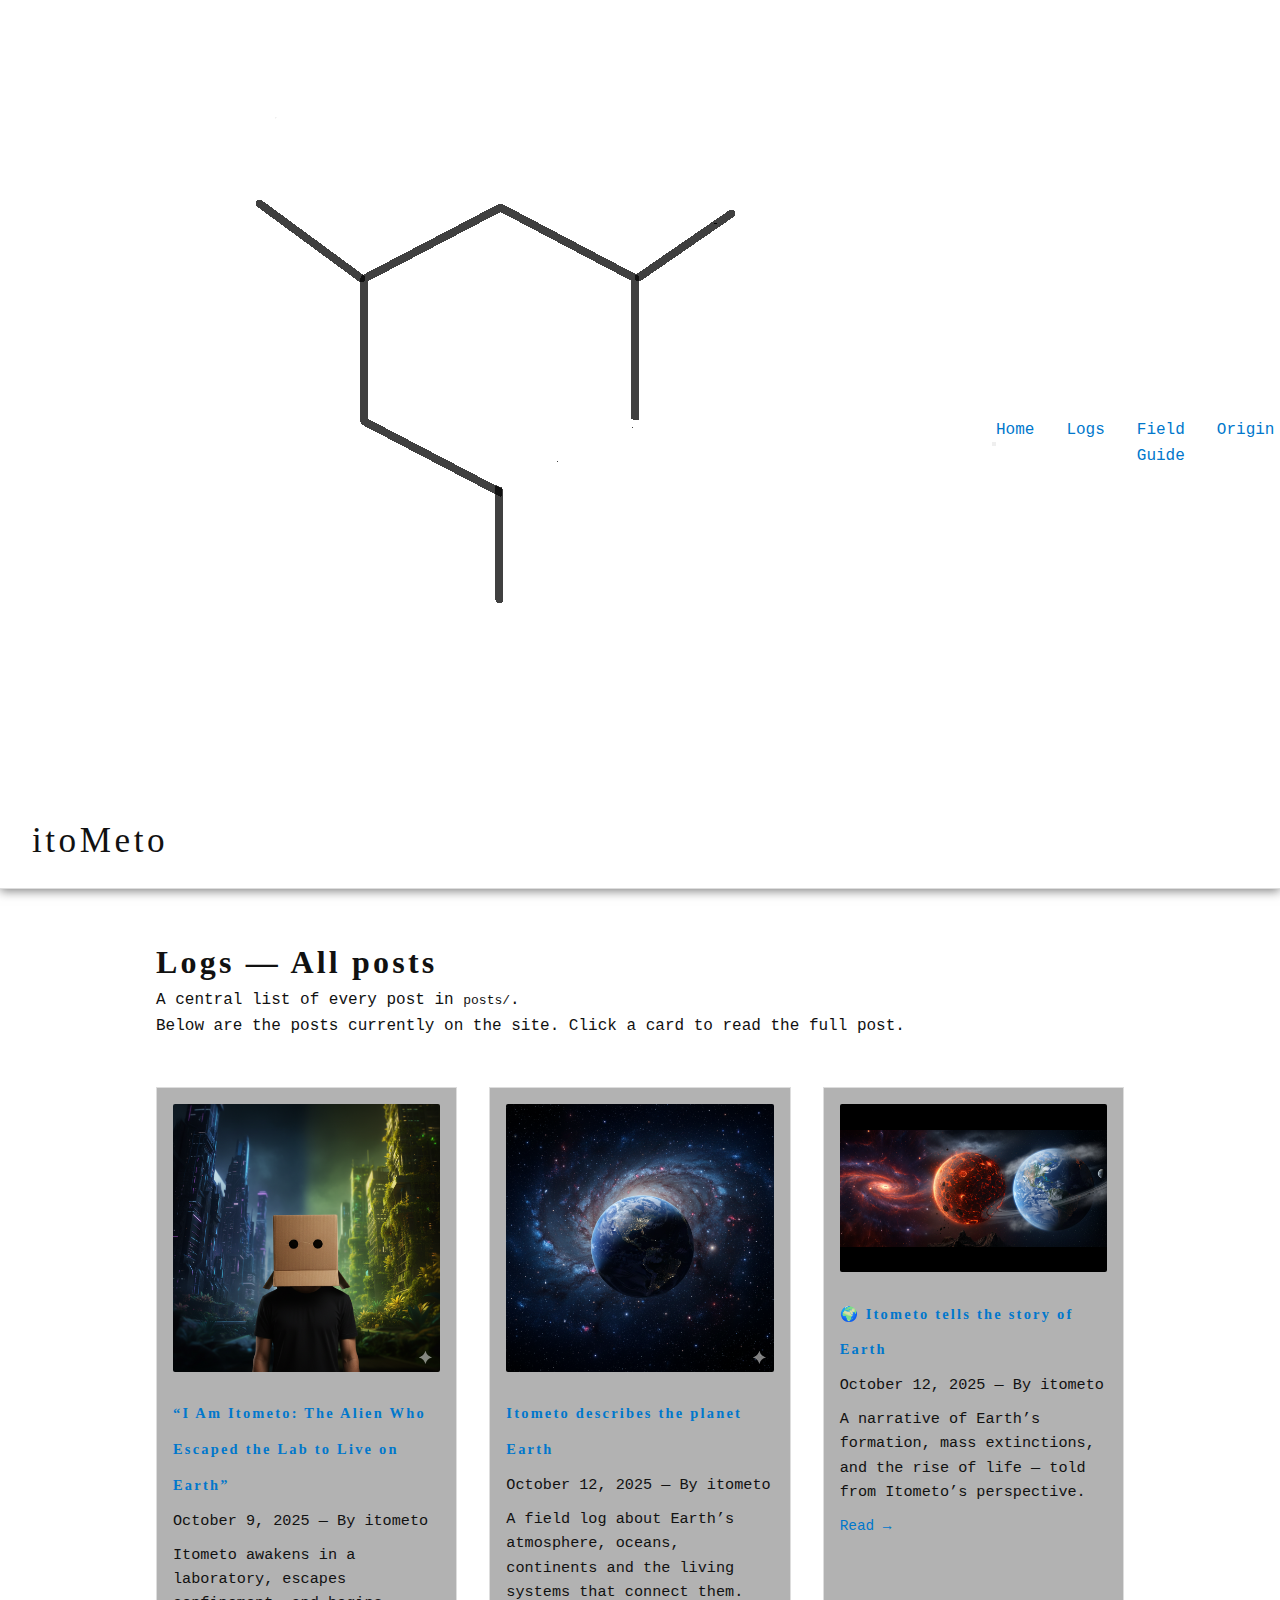
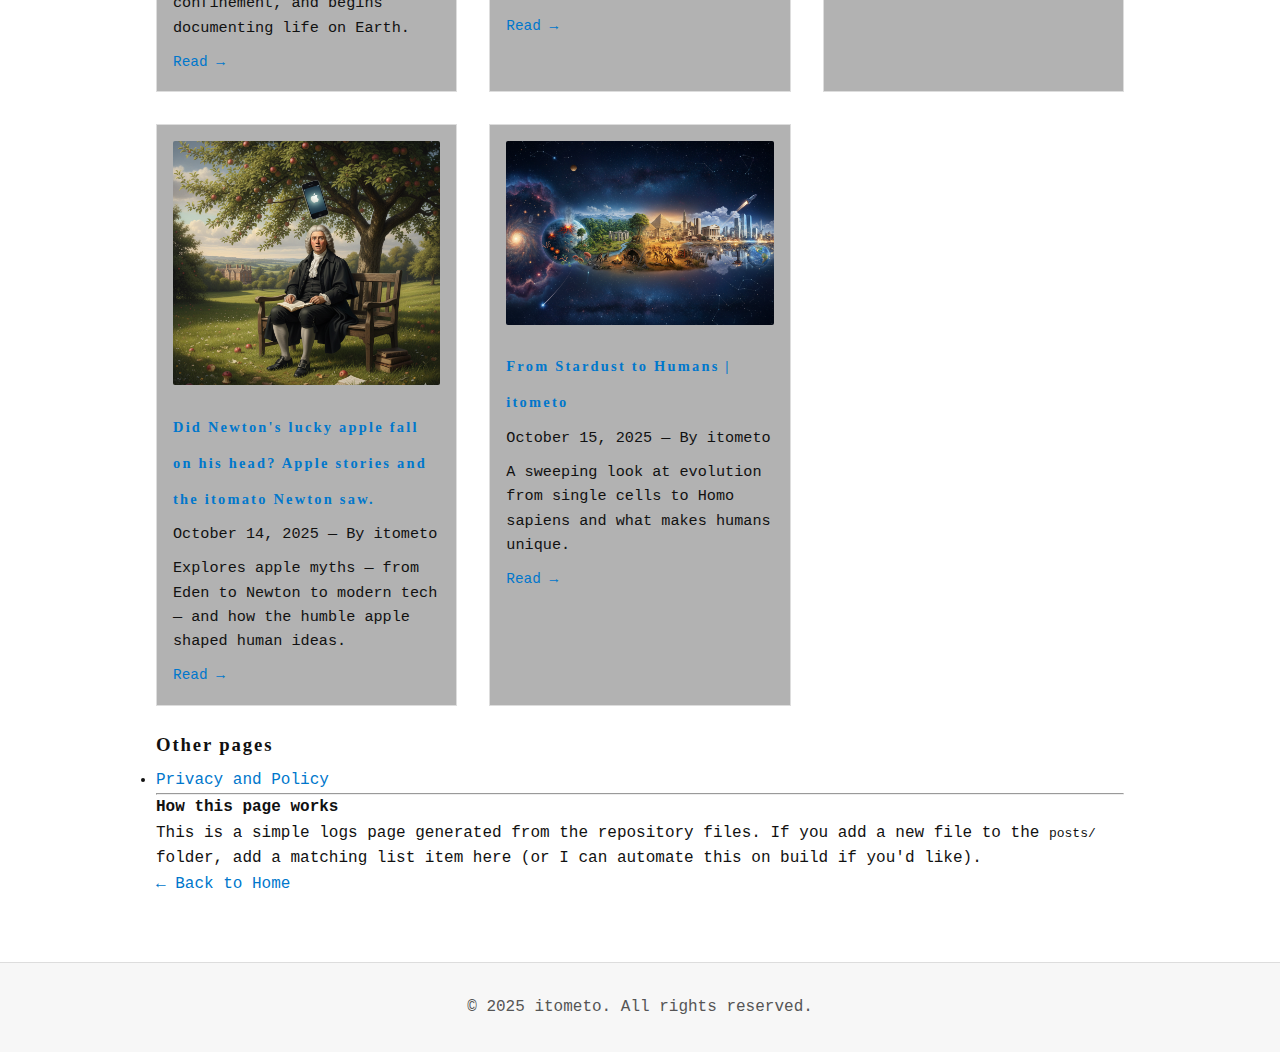
<file: logs.html>
<!DOCTYPE html>
<html lang="en">
<head>
	<meta charset="utf-8">
	<meta name="viewport" content="width=device-width,initial-scale=1">
	<title>Logs — itometo</title>
	<script>/* early class set */(function(){try{var s=localStorage.getItem('theme');var d=window.matchMedia&&window.matchMedia('(prefers-color-scheme: dark)').matches;document.addEventListener('DOMContentLoaded',function(){document.body.classList.remove('dark','light');document.body.classList.add(s||(d?'dark':'light'));});}catch(e){}})();</script>
		<script data-include="partials/head.html" data-base="./"></script>
	<script src="partials/include.js"></script>
	<link rel="stylesheet" href="style.css">
</head>
<body class="dark">
		<script data-include="partials/nav.html" data-base="./"></script>
	<main class="container">
		<article class="post">
			<h1>Logs — All posts</h1>
			<p class="post-meta">A central list of every post in <code>posts/</code>.</p>

					<section id="posts-list">
						<p>Below are the posts currently on the site. Click a card to read the full post.</p>

						<div class="articles" aria-live="polite">
							<article class="article-card">
								<img src="images/first-post-image-3.png" alt="Itometo in a lab">
								<h3><a href="posts/first-post.html">“I Am Itometo: The Alien Who Escaped the Lab to Live on Earth”</a></h3>
								<p class="post-meta">October 9, 2025 — By itometo</p>
								<p class="excerpt">Itometo awakens in a laboratory, escapes confinement, and begins documenting life on Earth.</p>
								<a href="posts/first-post.html" class="read-link">Read →</a>
							</article>

							<article class="article-card">
								<img src="images/earth.png" alt="Earth from space">
								<h3><a href="posts/Itometa-describes-the-planet-Earth.html">Itometo describes the planet Earth</a></h3>
								<p class="post-meta">October 12, 2025 — By itometo</p>
								<p class="excerpt">A field log about Earth’s atmosphere, oceans, continents and the living systems that connect them.</p>
								<a href="posts/Itometa-describes-the-planet-Earth.html" class="read-link">Read →</a>
							</article>

							<article class="article-card">
								<img src="images/wprld formation head-post 3.png" alt="Planet formation illustration">
								<h3><a href="posts/Itometo-tells-the-story-of-Earth.html">🌍 Itometo tells the story of Earth</a></h3>
								<p class="post-meta">October 12, 2025 — By itometo</p>
								<p class="excerpt">A narrative of Earth’s formation, mass extinctions, and the rise of life — told from Itometo’s perspective.</p>
								<a href="posts/Itometo-tells-the-story-of-Earth.html" class="read-link">Read →</a>
							</article>

							<article class="article-card">
								<img src="images/newtons apple.png" alt="Newton's apple illustration">
								<h3><a href="posts/newtons-apple.html">Did Newton's lucky apple fall on his head? Apple stories and the itomato Newton saw.</a></h3>
								<p class="post-meta">October 14, 2025 — By itometo</p>
								<p class="excerpt">Explores apple myths — from Eden to Newton to modern tech — and how the humble apple shaped human ideas.</p>
								<a href="posts/newtons-apple.html" class="read-link">Read →</a>
							</article>

							<article class="article-card">
								<img src="images/human evolution.png" alt="Human evolution illustration">
								<h3><a href="posts/Human-evolution.html">From Stardust to Humans | itometo</a></h3>
								<p class="post-meta">October 15, 2025 — By itometo</p>
								<p class="excerpt">A sweeping look at evolution from single cells to Homo sapiens and what makes humans unique.</p>
								<a href="posts/Human-evolution.html" class="read-link">Read →</a>
							</article>
						</div>

						<h3 style="margin-top:1.5rem">Other pages</h3>
						<ul style="margin-top:0.5rem">
							<li><a href="posts/privacy_and_policy.html">Privacy and Policy</a></li>
						</ul>
					</section>

			<hr>

			<section id="notes">
				<h4>How this page works</h4>
				<p>This is a simple logs page generated from the repository files. If you add a new file to the <code>posts/</code> folder, add a matching list item here (or I can automate this on build if you'd like).</p>
			</section>

			<a href="index.html" class="back-link">← Back to Home</a>
		</article>
	</main>

	<footer>
		&copy; 2025 itometo. All rights reserved.
	</footer>

	<script src="script.js"></script>
</body>
</html>
</file>
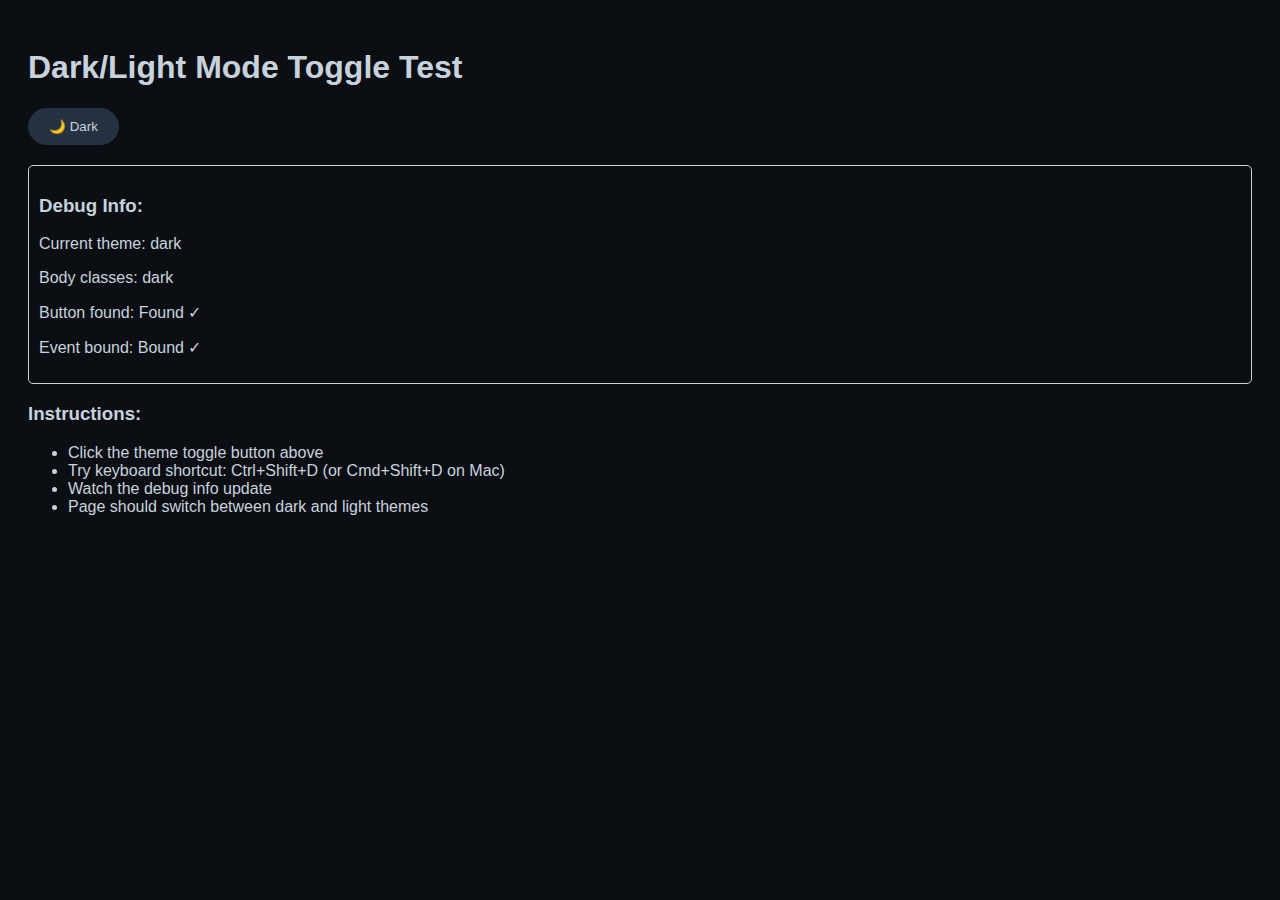
<file: test-toggle.html>
<!DOCTYPE html>
<html lang="en">
<head>
    <meta charset="UTF-8">
    <meta name="viewport" content="width=device-width, initial-scale=1.0">
    <title>Dark Mode Toggle Test</title>
    <style>
        body {
            font-family: Arial, sans-serif;
            padding: 20px;
            transition: background-color 0.3s, color 0.3s;
        }
        
        body.dark {
            background: #0b0f14;
            color: #c8d2dc;
        }
        
        body.light {
            background: #f6fbff;
            color: #13202f;
        }
        
        #dark-mode {
            padding: 10px 20px;
            border: 1px solid #ccc;
            background: white;
            cursor: pointer;
            border-radius: 20px;
        }
        
        body.dark #dark-mode {
            background: #263241;
            color: #c8d2dc;
            border-color: #263241;
        }
        
        .debug {
            margin-top: 20px;
            padding: 10px;
            border: 1px solid;
            border-radius: 5px;
        }
    </style>
</head>
<body class="dark">
    <h1>Dark/Light Mode Toggle Test</h1>
    
    <button id="dark-mode">🌙 Dark</button>
    
    <div class="debug">
        <h3>Debug Info:</h3>
        <p>Current theme: <span id="current-theme">dark</span></p>
        <p>Body classes: <span id="body-classes">dark</span></p>
        <p>Button found: <span id="button-status">checking...</span></p>
        <p>Event bound: <span id="event-status">checking...</span></p>
    </div>
    
    <div>
        <h3>Instructions:</h3>
        <ul>
            <li>Click the theme toggle button above</li>
            <li>Try keyboard shortcut: Ctrl+Shift+D (or Cmd+Shift+D on Mac)</li>
            <li>Watch the debug info update</li>
            <li>Page should switch between dark and light themes</li>
        </ul>
    </div>
    
    <script>
        function updateDebugInfo() {
            const isDark = document.body.classList.contains('dark');
            const theme = isDark ? 'dark' : 'light';
            
            document.getElementById('current-theme').textContent = theme;
            document.getElementById('body-classes').textContent = document.body.className;
            
            const btn = document.getElementById('dark-mode');
            document.getElementById('button-status').textContent = btn ? 'Found ✓' : 'Not found ✗';
            document.getElementById('event-status').textContent = btn && btn.hasAttribute('data-theme-bound') ? 'Bound ✓' : 'Not bound ✗';
        }
        
        function applyTheme(theme) {
            console.log(`Applying theme: ${theme}`);
            
            document.body.classList.remove('dark', 'light');
            document.body.classList.add(theme);
            
            const btn = document.getElementById('dark-mode');
            if (btn) {
                if (theme === 'dark') {
                    btn.innerHTML = '☀️ Light';
                    btn.setAttribute('title', 'Switch to light mode');
                } else {
                    btn.innerHTML = '🌙 Dark';
                    btn.setAttribute('title', 'Switch to dark mode');
                }
            }
            
            updateDebugInfo();
            
            try {
                localStorage.setItem('theme', theme);
            } catch (e) {}
        }
        
        function bindThemeToggle() {
            const btn = document.getElementById('dark-mode');
            if (!btn) {
                console.log('Button not found');
                updateDebugInfo();
                return;
            }
            
            if (btn.hasAttribute('data-theme-bound')) {
                console.log('Already bound');
                updateDebugInfo();
                return;
            }
            
            btn.setAttribute('data-theme-bound', 'true');
            
            btn.addEventListener('click', (e) => {
                e.preventDefault();
                console.log('Button clicked');
                const isDark = document.body.classList.contains('dark');
                const next = isDark ? 'light' : 'dark';
                applyTheme(next);
            });
            
            // Keyboard shortcut
            document.addEventListener('keydown', (e) => {
                if ((e.ctrlKey || e.metaKey) && e.shiftKey && e.key === 'D') {
                    e.preventDefault();
                    const isDark = document.body.classList.contains('dark');
                    const next = isDark ? 'light' : 'dark';
                    applyTheme(next);
                }
            });
            
            console.log('Theme toggle bound successfully');
            updateDebugInfo();
        }
        
        // Initialize
        document.addEventListener('DOMContentLoaded', () => {
            console.log('DOM loaded');
            bindThemeToggle();
            updateDebugInfo();
        });
        
        // Update debug info every second
        setInterval(updateDebugInfo, 1000);
    </script>
</body>
</html>
</file>
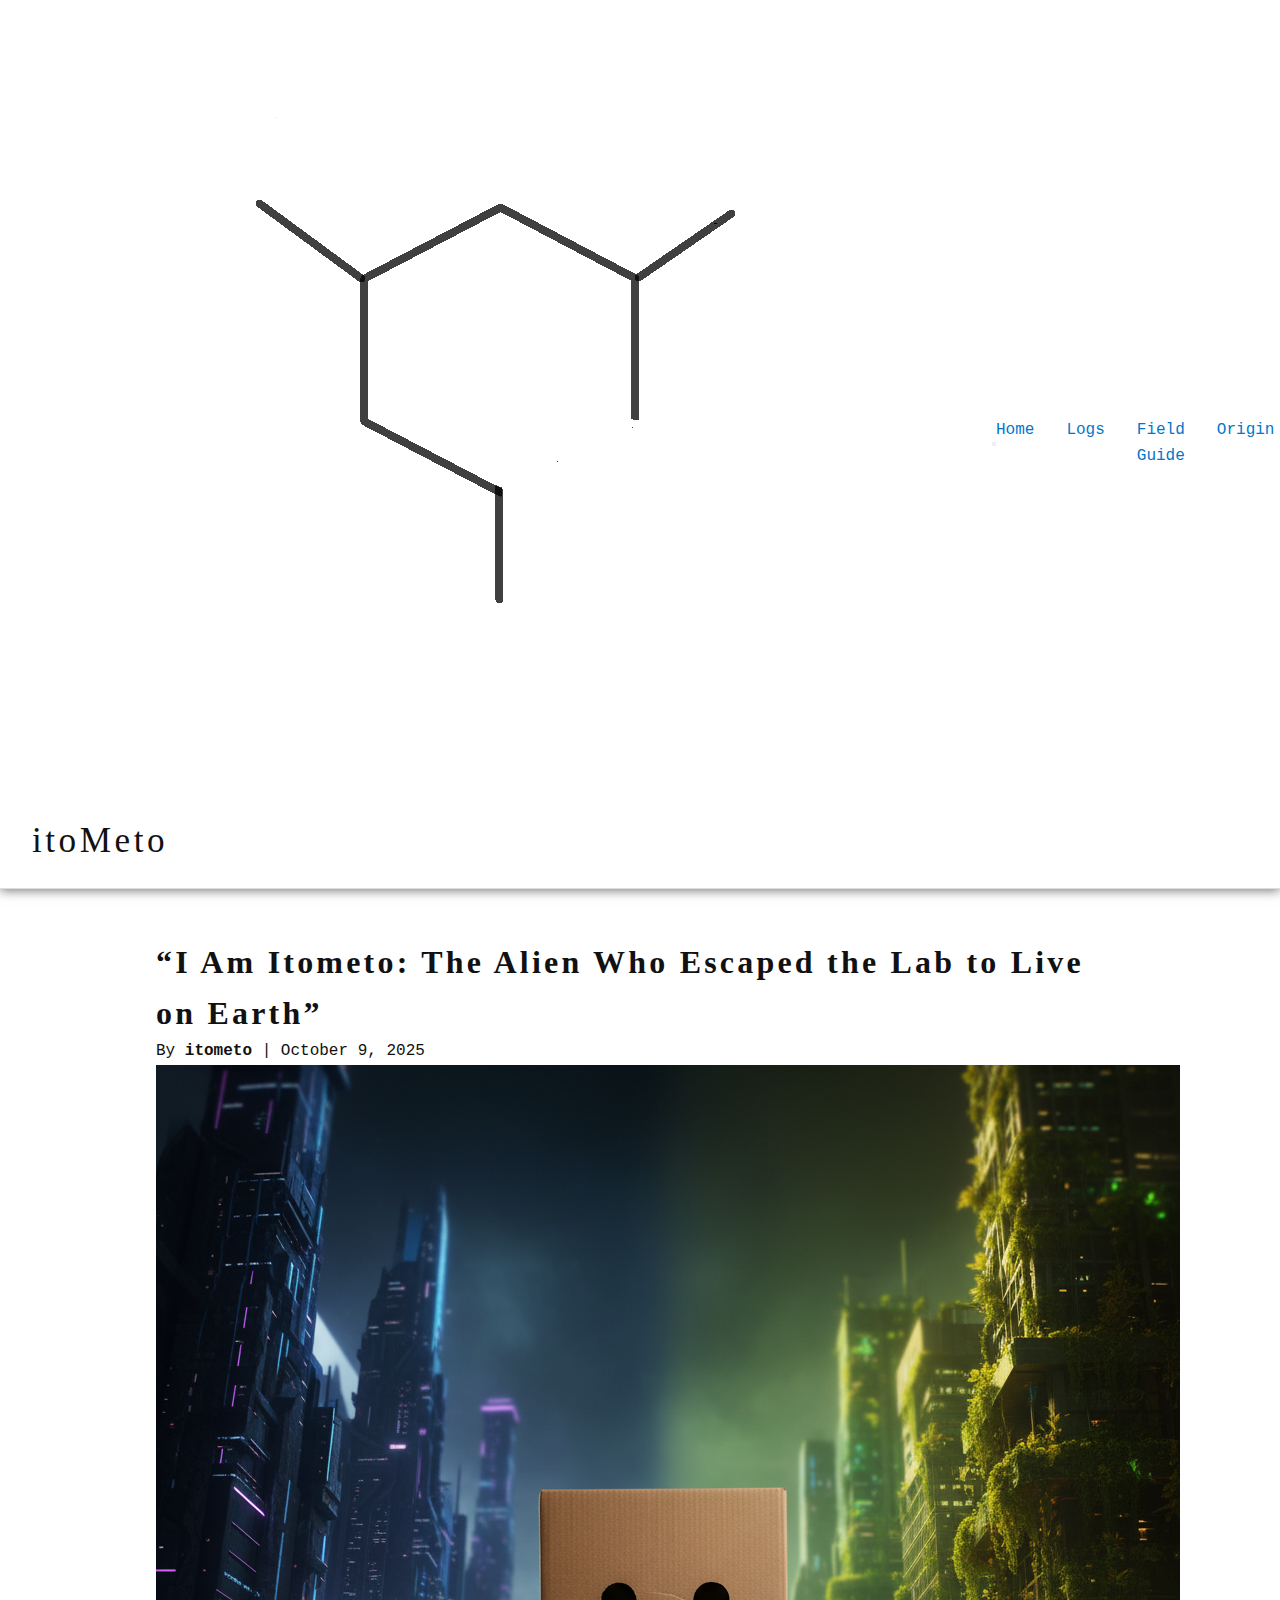
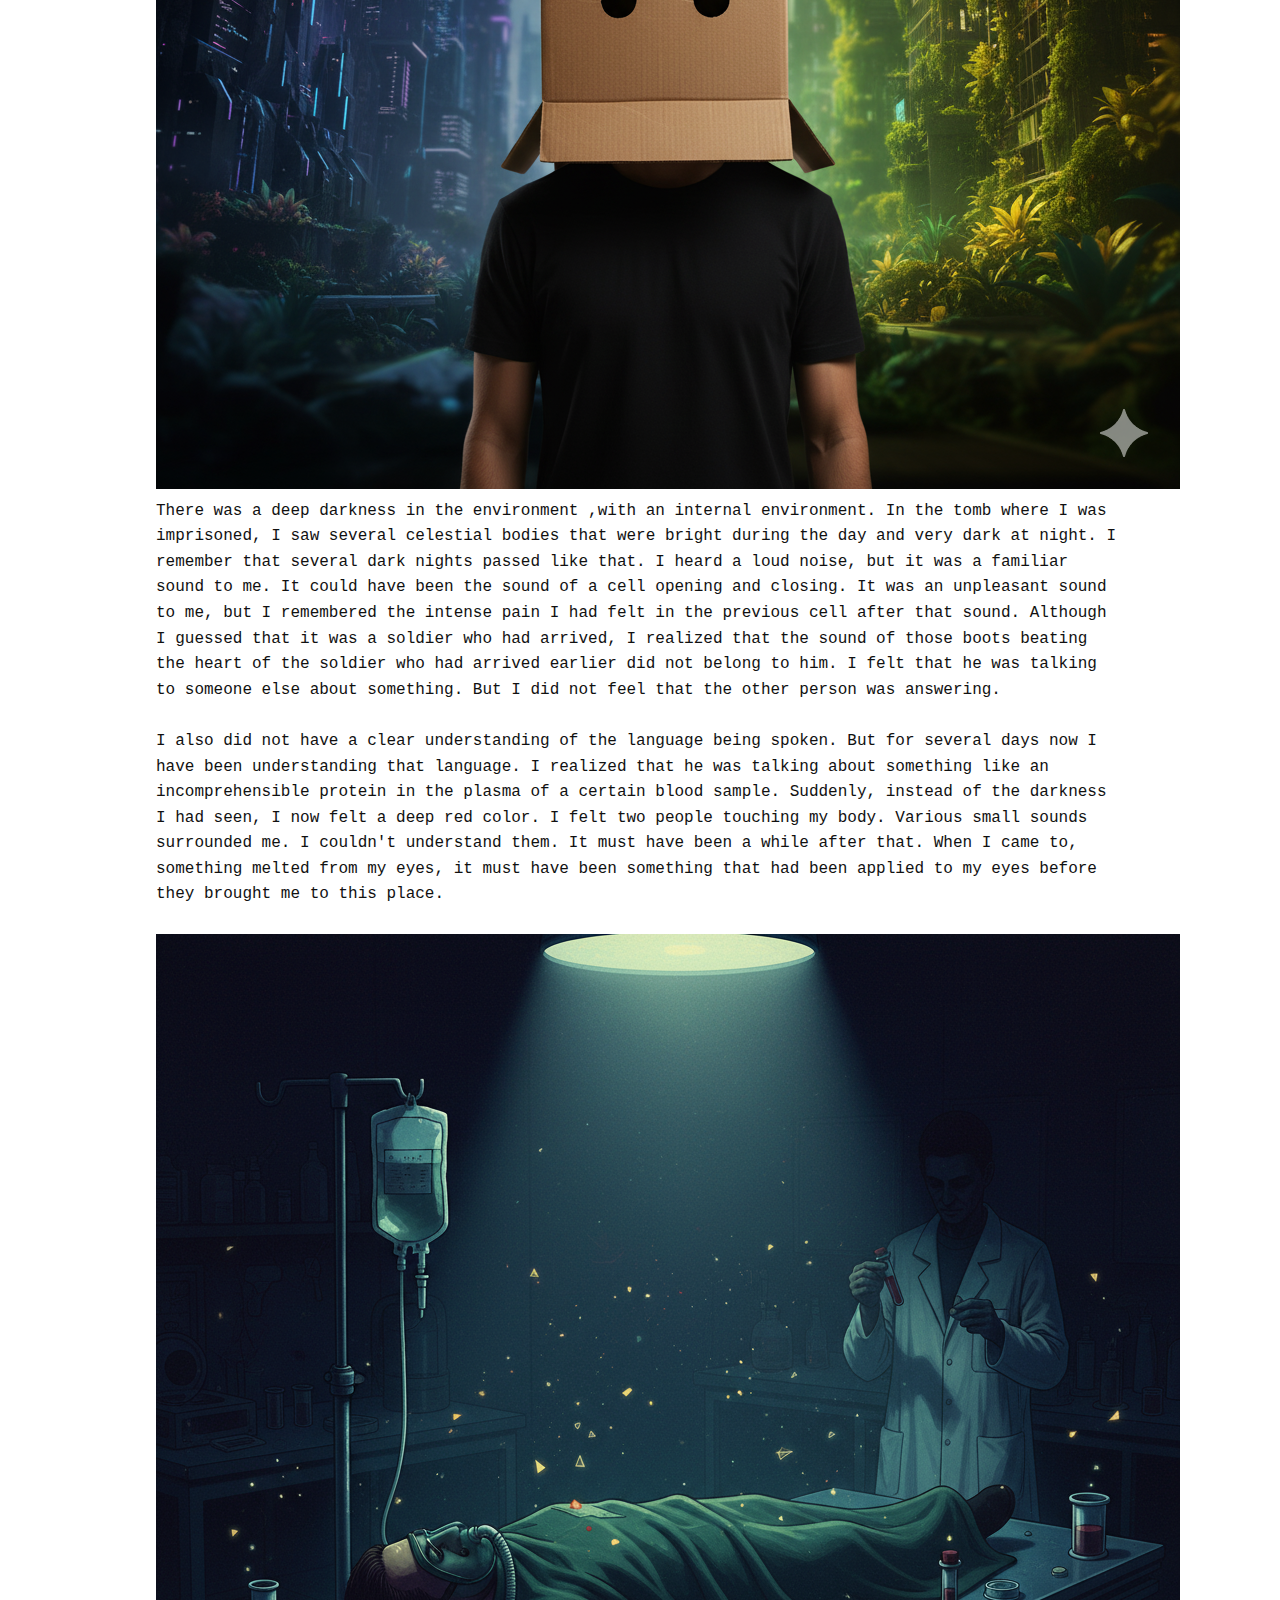
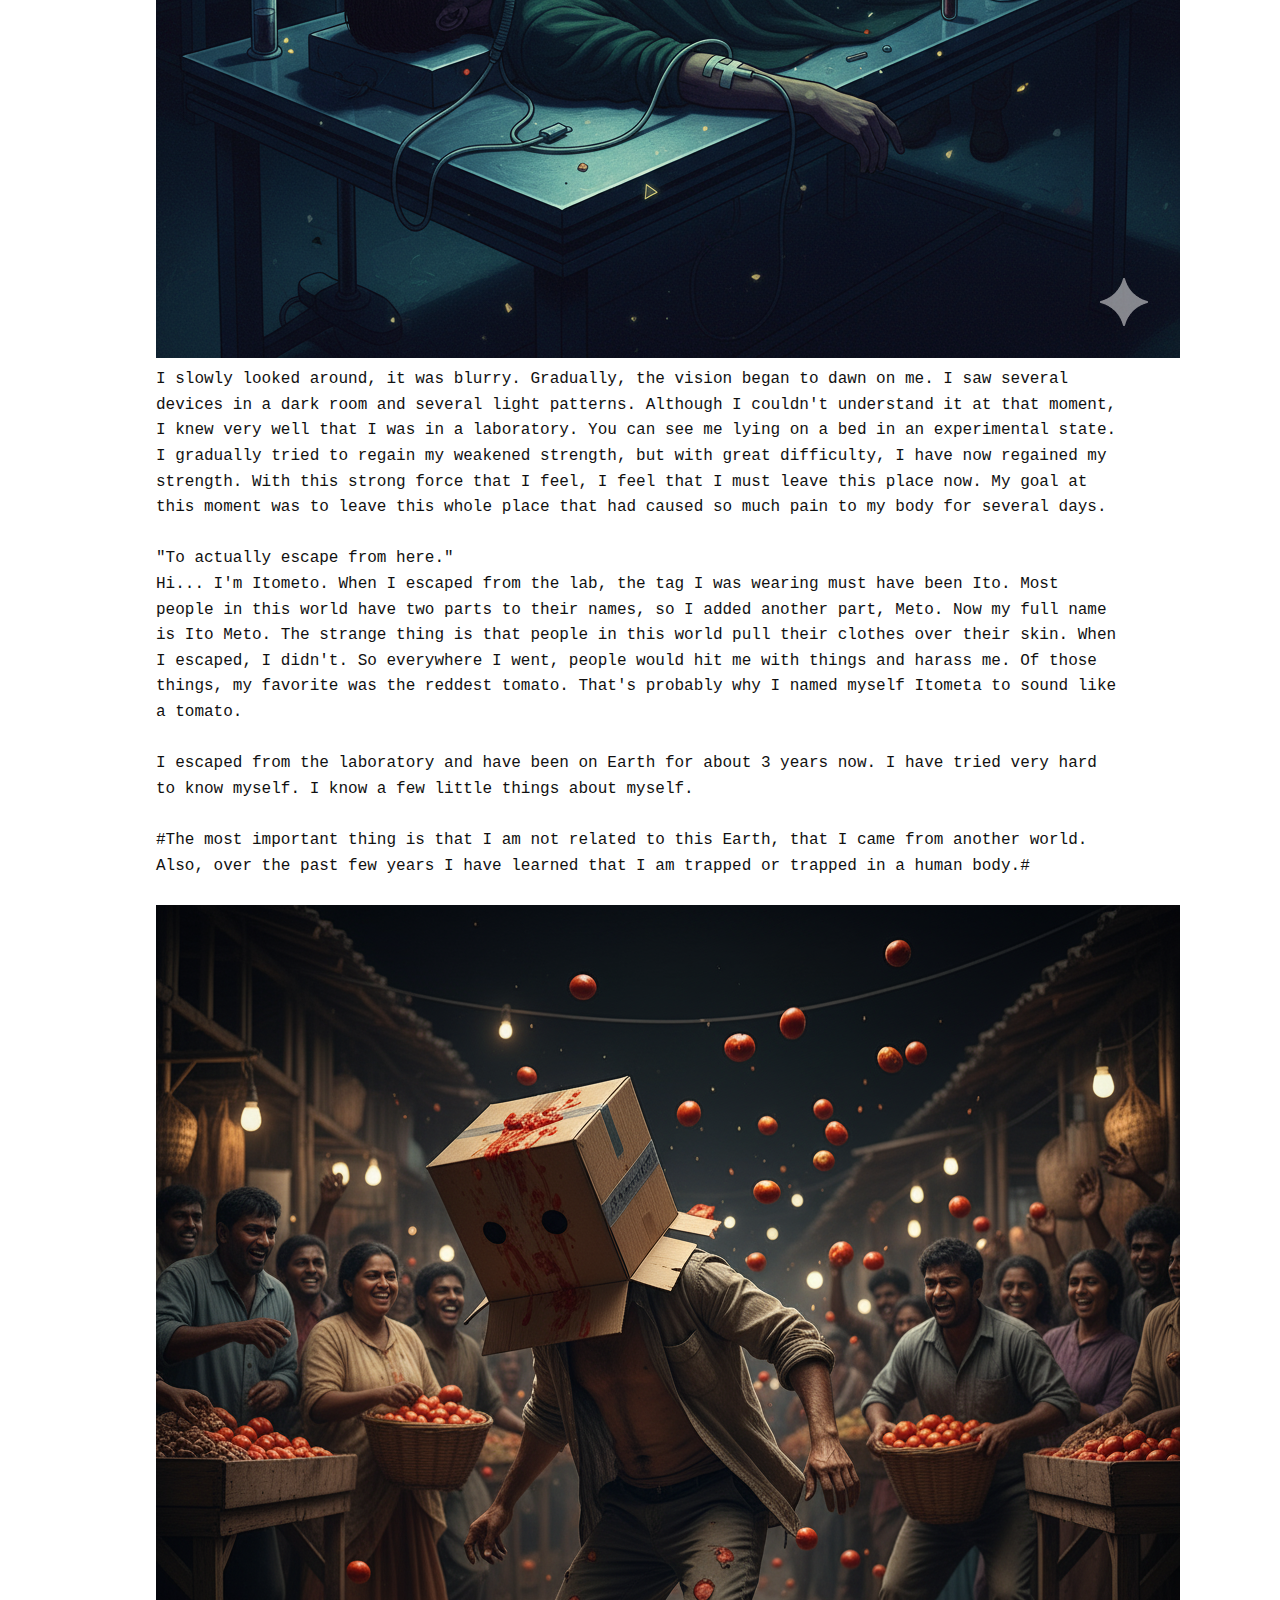
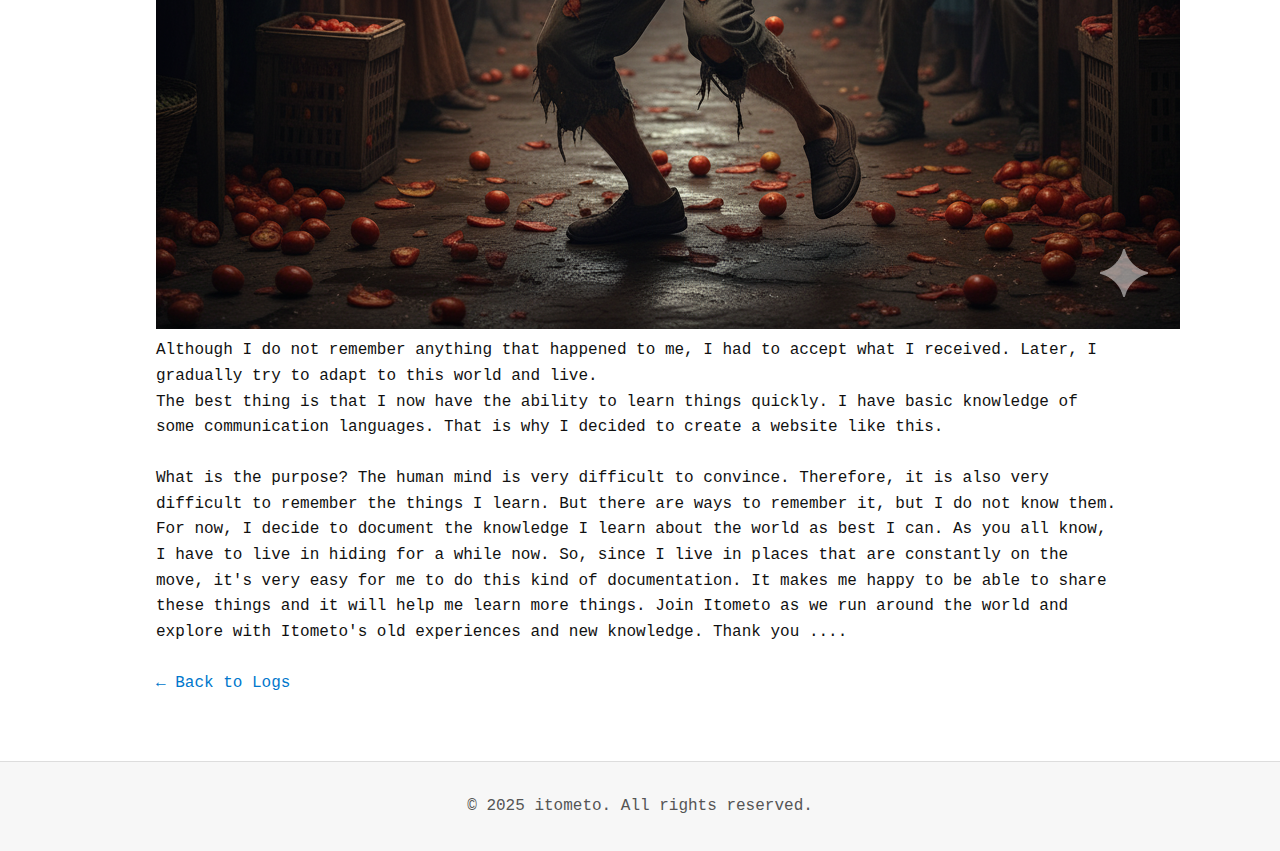
<file: posts/first-post.html>
<!DOCTYPE html>
<html lang="en">
<head>
  <title>Log 001 — Awakening | itometo</title>
  <meta name="description" content="Log 001: Itometo awakens in a laboratory and begins to understand life on Earth.">
  <script>/* early class set */(function(){try{var s=localStorage.getItem('theme');var d=window.matchMedia&&window.matchMedia('(prefers-color-scheme: dark)').matches;document.addEventListener('DOMContentLoaded',function(){document.body.classList.remove('dark','light');document.body.classList.add(s||(d?'dark':'light'));});}catch(e){}})();</script>
  <script data-include="../partials/head.html" data-base="../"></script>
  <script src="../partials/include.js"></script>
</head>
<body class="dark">
  <script data-include="../partials/nav.html" data-base="../"></script>
  <script src="../script.js"></script>

  <main class="container">
    <article class="post">
      <h1>“I Am Itometo: The Alien Who Escaped the Lab to Live on Earth”</h1>
      <p class="post-meta">By <strong>itometo</strong> | October 9, 2025</p>
      
      <img src="../images/first-post-image-3.png" alt="I am itometo">

      <p>
        There was a deep darkness in the environment ,with an internal environment. In the tomb where I was imprisoned, I saw several celestial bodies that were bright during the day and very dark at night. I remember that several dark nights passed like that. I heard a loud noise, but it was a familiar sound to me. It could have been the sound of a cell opening and closing. It was an unpleasant sound to me, but I remembered the intense pain I had felt in the previous cell after that sound. Although I guessed that it was a soldier who had arrived, I realized that the sound of those boots beating the heart of the soldier who had arrived earlier did not belong to him. I felt that he was talking to someone else about something. But I did not feel that the other person was answering.
      </p><br>
      <p>
        I also did not have a clear understanding of the language being spoken. But for several days now I have been understanding that language. I realized that he was talking about something like an incomprehensible protein in the plasma of a certain blood sample. Suddenly, instead of the darkness I had seen, I now felt a deep red color. I felt two people touching my body. Various small sounds surrounded me. I couldn't understand them. It must have been a while after that. When I came to, something melted from my eyes, it must have been something that had been applied to my eyes before they brought me to this place.
      </p><br>
     <img src="../images/first-post-image-1.png" alt="ito meto in bed">
      <p>
         I slowly looked around, it was blurry. Gradually, the vision began to dawn on me. I saw several devices in a dark room and several light patterns. Although I couldn't understand it at that moment, I knew very well that I was in a laboratory. You can see me lying on a bed in an experimental state. I gradually tried to regain my weakened strength, but with great difficulty, I have now regained my strength. With this strong force that I feel, I feel that I must leave this place now. My goal at this moment was to leave this whole place that had caused so much pain to my body for several days.
      </p><br>

      <blockquote>"To actually escape from here."</blockquote>
      <p>
        Hi... I'm Itometo. When I escaped from the lab, the tag I was wearing must have been Ito. Most people in this world have two parts to their names, so I added another part, Meto. Now my full name is Ito Meto. The strange thing is that people in this world pull their clothes over their skin. When I escaped, I didn't. So everywhere I went, people would hit me with things and harass me. Of those things, my favorite was the reddest tomato. That's probably why I named myself Itometa to sound like a tomato.
      </p><br>
      <p>
        I escaped from the laboratory and have been on Earth for about 3 years now. I have tried very hard to know myself. I know a few little things about myself. 
      </p><br>
      <blockquote>#The most important thing is that I am not related to this Earth, that I came from another world. Also, over the past few years I have learned that I am trapped or trapped in a human body.#</blockquote>
      <br>
      <img src="../images/first-post-image-2.png" alt="second-image">

      <p>
        Although I do not remember anything that happened to me, I had to accept what I received. Later, I gradually try to adapt to this world and live.
      </p>
      <p>
        The best thing is that I now have the ability to learn things quickly. I have basic knowledge of some communication languages. That is why I decided to create a website like this.
      </p><br>
      <p>
        What is the purpose? The human mind is very difficult to convince. Therefore, it is also very difficult to remember the things I learn. But there are ways to remember it, but I do not know them. For now, I decide to document the knowledge I learn about the world as best I can. As you all know, I have to live in hiding for a while now. So, since I live in places that are constantly on the move, it's very easy for me to do this kind of documentation. It makes me happy to be able to share these things and it will help me learn more things. Join Itometo as we run around the world and explore with Itometo's old experiences and new knowledge. Thank you ....
      </p><br>

      
    </article>

    <a href="../index.html#logs" class="back-link">← Back to Logs</a>
  </main>

  <footer>
    &copy; 2025 itometo. All rights reserved.
  </footer>

  <script src="../script.js"></script>
</body>
</html>
</file>
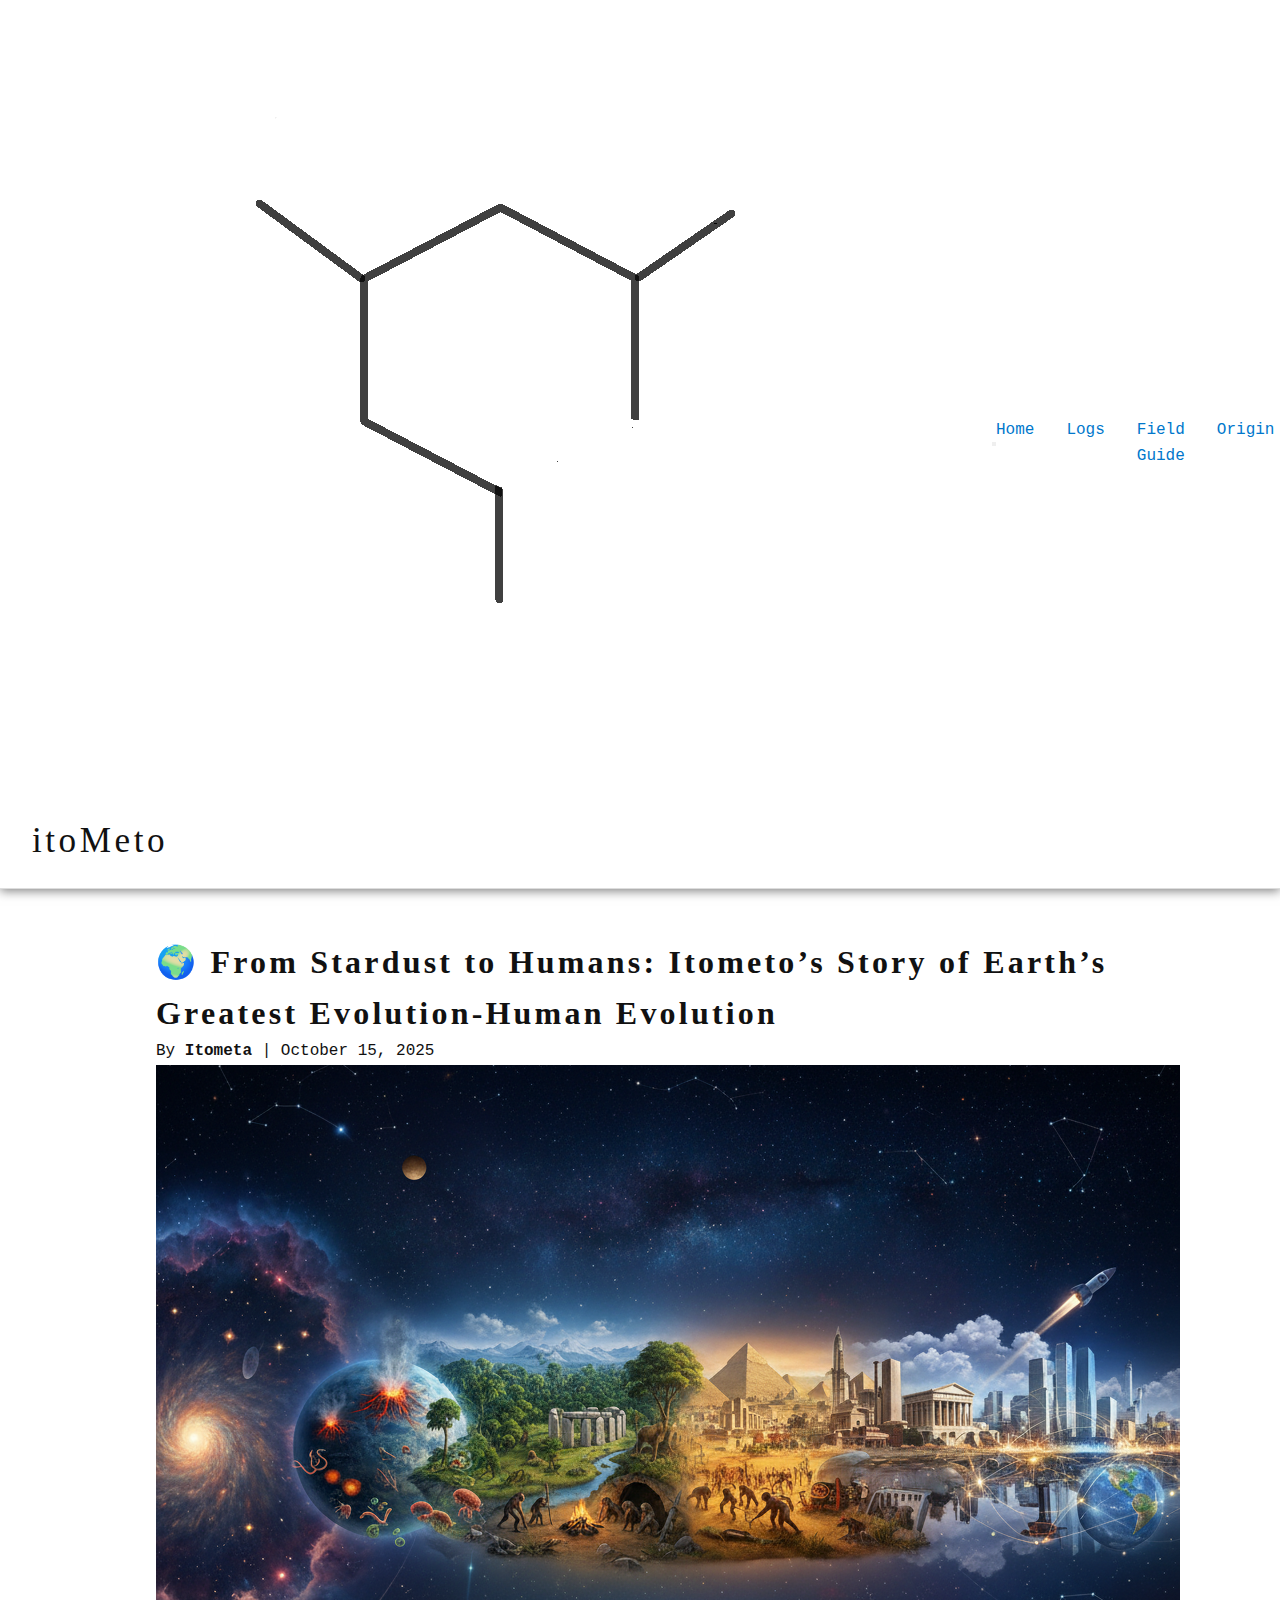
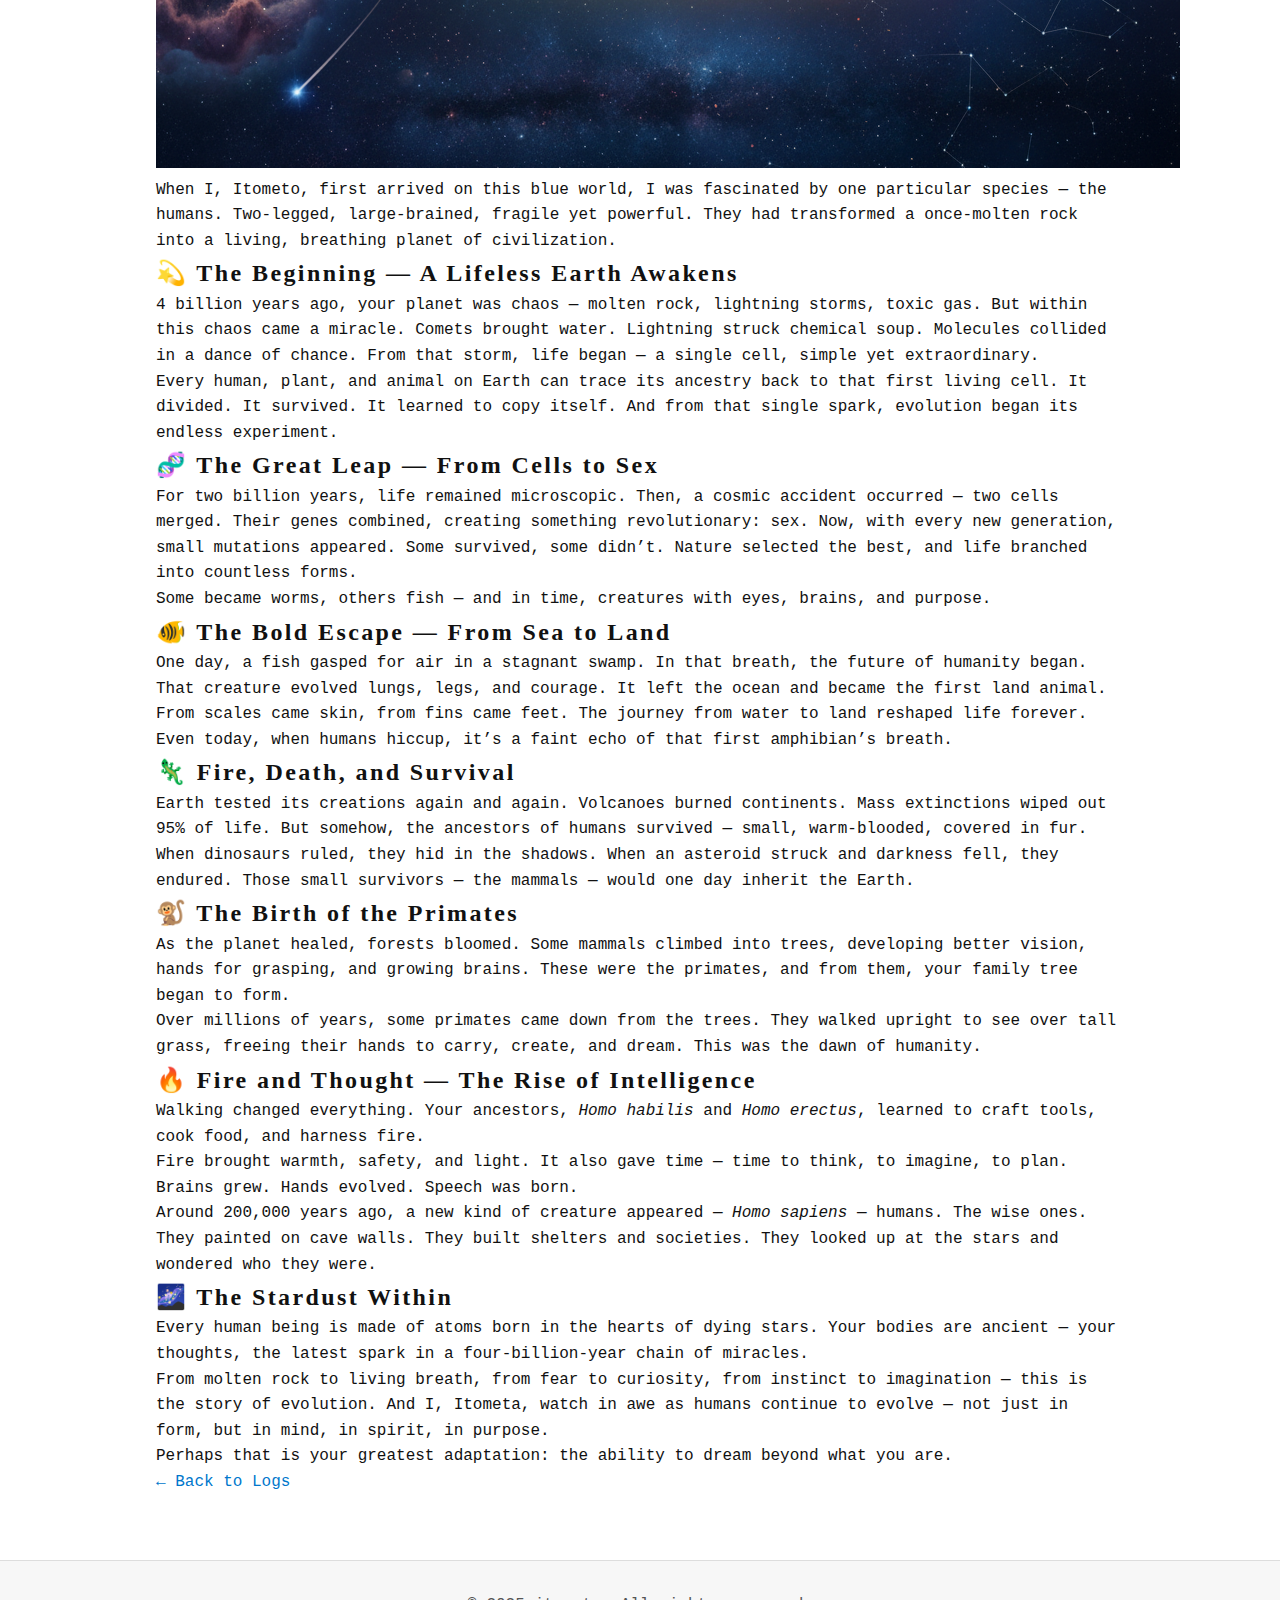
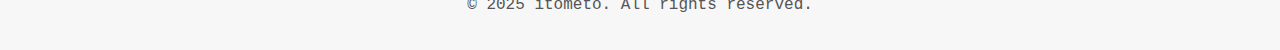
<file: posts/Human-evolution.html>
<!DOCTYPE html>
<html lang="en">
<head>
  <title>From Stardust to Humans | itometo</title>
  <script>/* early class set */(function(){try{var s=localStorage.getItem('theme');var d=window.matchMedia&&window.matchMedia('(prefers-color-scheme: dark)').matches;document.addEventListener('DOMContentLoaded',function(){document.body.classList.remove('dark','light');document.body.classList.add(s||(d?'dark':'light'));});}catch(e){}})();</script>
  <script data-include="../partials/head.html" data-base="../"></script>
  <script src="../partials/include.js"></script>
</head>
<body class="dark">
  <script data-include="../partials/nav.html" data-base="../"></script>
  <script src="../script.js"></script>

  <main class="container">
    <article class="post">
      <h1>🌍 From Stardust to Humans: Itometo’s Story of Earth’s Greatest Evolution-Human Evolution</h1>
      <p class="post-meta">By <strong>Itometa</strong> | October 15, 2025</p>
      <img src="../images/human evolution.png" alt="Human Evolution - Itometa">

      <p>When I, Itometo, first arrived on this blue world, I was fascinated by one particular species — the humans. Two-legged, large-brained, fragile yet powerful. They had transformed a once-molten rock into a living, breathing planet of civilization.</p>

      <h2>💫 The Beginning — A Lifeless Earth Awakens</h2>
      <p>4 billion years ago, your planet was chaos — molten rock, lightning storms, toxic gas. But within this chaos came a miracle. Comets brought water. Lightning struck chemical soup. Molecules collided in a dance of chance. From that storm, life began — a single cell, simple yet extraordinary.</p>
      <p>Every human, plant, and animal on Earth can trace its ancestry back to that first living cell. It divided. It survived. It learned to copy itself. And from that single spark, evolution began its endless experiment.</p>

      <h2>🧬 The Great Leap — From Cells to Sex</h2>
      <p>For two billion years, life remained microscopic. Then, a cosmic accident occurred — two cells merged. Their genes combined, creating something revolutionary: sex. Now, with every new generation, small mutations appeared. Some survived, some didn’t. Nature selected the best, and life branched into countless forms.</p>
      <p>Some became worms, others fish — and in time, creatures with eyes, brains, and purpose.</p>

      <h2>🐠 The Bold Escape — From Sea to Land</h2>
      <p>One day, a fish gasped for air in a stagnant swamp. In that breath, the future of humanity began. That creature evolved lungs, legs, and courage. It left the ocean and became the first land animal. From scales came skin, from fins came feet. The journey from water to land reshaped life forever.</p>
      <p>Even today, when humans hiccup, it’s a faint echo of that first amphibian’s breath.</p>

      <h2>🦎 Fire, Death, and Survival</h2>
      <p>Earth tested its creations again and again. Volcanoes burned continents. Mass extinctions wiped out 95% of life. But somehow, the ancestors of humans survived — small, warm-blooded, covered in fur.</p>
      <p>When dinosaurs ruled, they hid in the shadows. When an asteroid struck and darkness fell, they endured. Those small survivors — the mammals — would one day inherit the Earth.</p>

      <h2>🐒 The Birth of the Primates</h2>
      <p>As the planet healed, forests bloomed. Some mammals climbed into trees, developing better vision, hands for grasping, and growing brains. These were the primates, and from them, your family tree began to form.</p>
      <p>Over millions of years, some primates came down from the trees. They walked upright to see over tall grass, freeing their hands to carry, create, and dream. This was the dawn of humanity.</p>

      <h2>🔥 Fire and Thought — The Rise of Intelligence</h2>
      <p>Walking changed everything. Your ancestors, <em>Homo habilis</em> and <em>Homo erectus</em>, learned to craft tools, cook food, and harness fire.</p>
      <p>Fire brought warmth, safety, and light. It also gave time — time to think, to imagine, to plan. Brains grew. Hands evolved. Speech was born.</p>
      <p>Around 200,000 years ago, a new kind of creature appeared — <em>Homo sapiens</em> — humans. The wise ones. They painted on cave walls. They built shelters and societies. They looked up at the stars and wondered who they were.</p>

      <h2>🌌 The Stardust Within</h2>
      <p>Every human being is made of atoms born in the hearts of dying stars. Your bodies are ancient — your thoughts, the latest spark in a four-billion-year chain of miracles.</p>
      <p>From molten rock to living breath, from fear to curiosity, from instinct to imagination — this is the story of evolution. And I, Itometa, watch in awe as humans continue to evolve — not just in form, but in mind, in spirit, in purpose.</p>
      <p>Perhaps that is your greatest adaptation: the ability to dream beyond what you are.</p>
    </article>

    <a href="../index.html#logs" class="back-link">← Back to Logs</a>
  </main>

  <footer>
    &copy; 2025 itometo. All rights reserved.
  </footer>

  <script src="../script.js"></script>
</body>
</html>
</file>
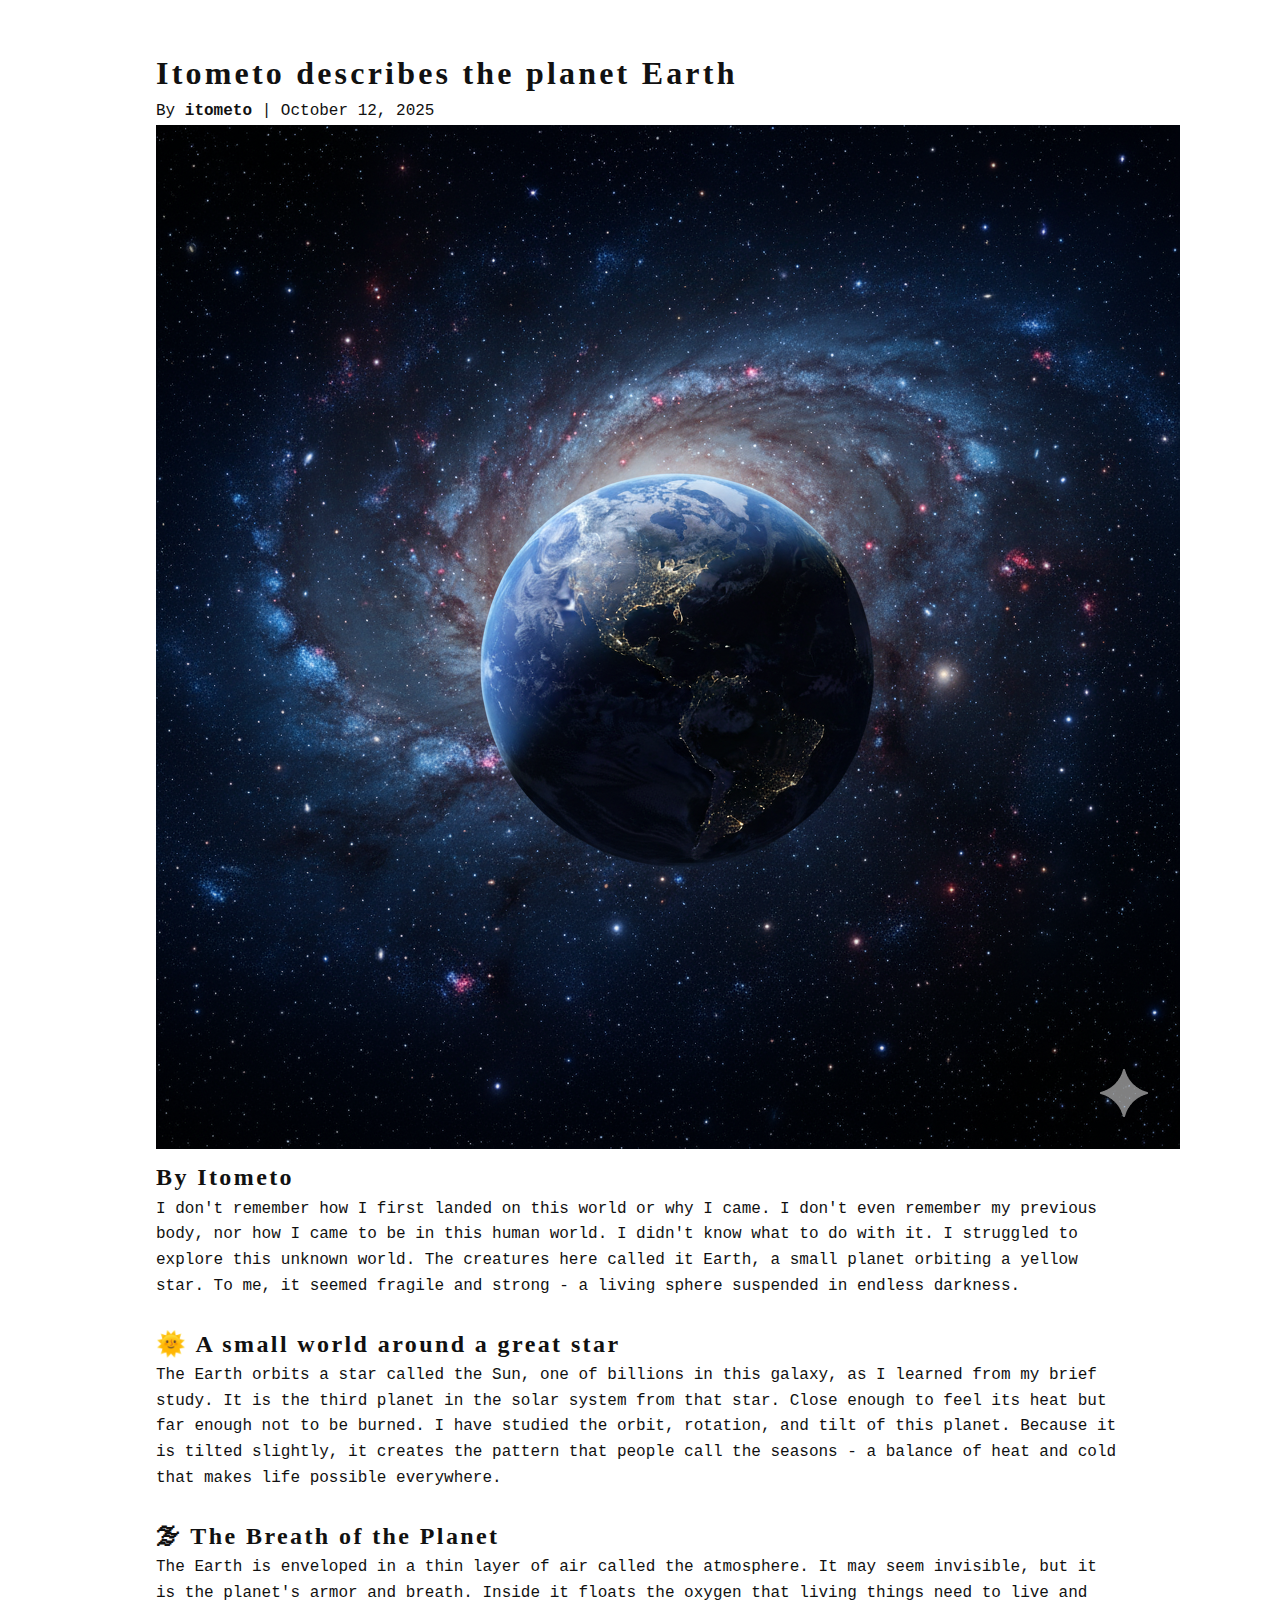
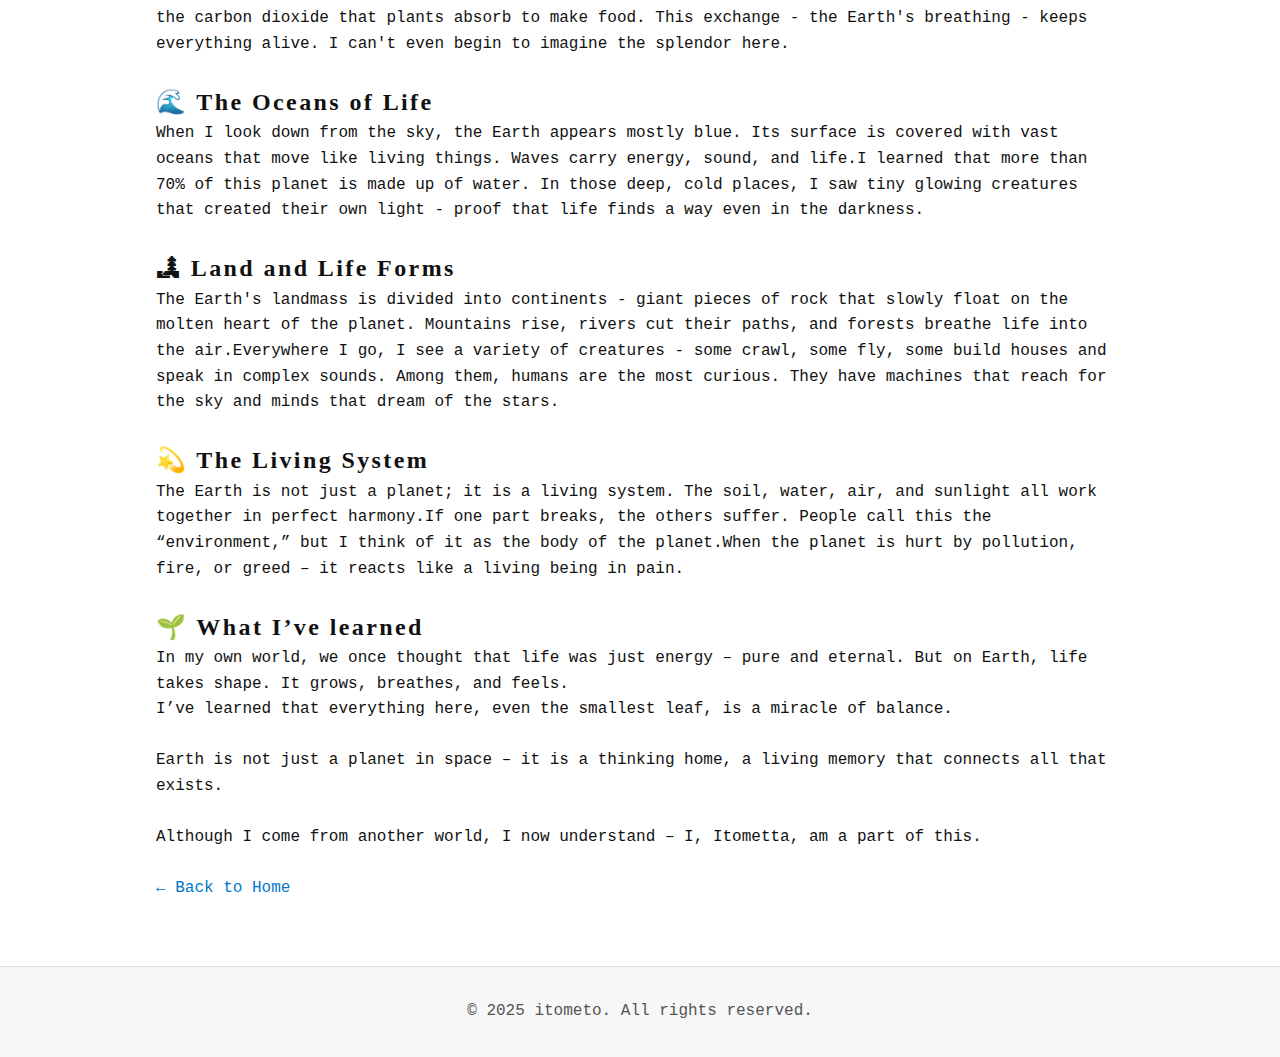
<file: posts/Itometa-describes-the-planet-Earth.html>
<!DOCTYPE html>
<html lang="en">
<head>
  <title>Field Log | itometo</title>
  <script>/* early class set */(function(){try{var s=localStorage.getItem('theme');var d=window.matchMedia&&window.matchMedia('(prefers-color-scheme: dark)').matches;document.addEventListener('DOMContentLoaded',function(){document.body.classList.remove('dark','light');document.body.classList.add(s||(d?'dark':'light'));});}catch(e){}})();</script>
  <script data-include="../partials/head.html" data-base="../"></script>
  <script src="../partials/include.js"></script>
</head>

  <main class="container">
    <article class="post">
      <h1>Itometo describes the planet Earth</h1>
      <p class="post-meta">By <strong>itometo</strong> | October 12, 2025</p>
      <img src="../images/earth.png" alt="earth">

        
<h2>
By Itometo
</h2>

<p>

I don't remember how I first landed on this world or why I came. I don't even remember my previous body, nor how I came to be in this human world. I didn't know what to do with it. I struggled to explore this unknown world. The creatures here called it Earth, a small planet orbiting a yellow star. To me, it seemed fragile and strong - a living sphere suspended in endless darkness.
</p><br>
<h2>
🌞 A small world around a great star
</h2>

<p>

The Earth orbits a star called the Sun, one of billions in this galaxy, as I learned from my brief study. It is the third planet in the solar system from that star. Close enough to feel its heat but far enough not to be burned. I have studied the orbit, rotation, and tilt of this planet. Because it is tilted slightly, it creates the pattern that people call the seasons - a balance of heat and cold that makes life possible everywhere.
</p><br>
<h2>

🌫 The Breath of the Planet
</h2>

<p>

The Earth is enveloped in a thin layer of air called the atmosphere. It may seem invisible, but it is the planet's armor and breath. Inside it floats the oxygen that living things need to live and the carbon dioxide that plants absorb to make food. This exchange - the Earth's breathing - keeps everything alive. I can't even begin to imagine the splendor here.
</p><br>
<h2>

🌊 The Oceans of Life
</h2>

<p>

When I look down from the sky, the Earth appears mostly blue. Its surface is covered with vast oceans that move like living things. Waves carry energy, sound, and life.I learned that more than 70% of this planet is made up of water. In those deep, cold places, I saw tiny glowing creatures that created their own light - proof that life finds a way even in the darkness.
</p><br>
<h2>

🏞 Land and Life Forms
</h2>

<p>

The Earth's landmass is divided into continents - giant pieces of rock that slowly float on the molten heart of the planet. Mountains rise, rivers cut their paths, and forests breathe life into the air.Everywhere I go, I see a variety of creatures - some crawl, some fly, some build houses and speak in complex sounds. Among them, humans are the most curious. They have machines that reach for the sky and minds that dream of the stars.
</p><br>
<h2>

💫 The Living System
</h2>


<p>

The Earth is not just a planet; it is a living system. The soil, water, air, and sunlight all work together in perfect harmony.If one part breaks, the others suffer. People call this the “environment,” but I think of it as the body of the planet.When the planet is hurt by pollution, fire, or greed – it reacts like a living being in pain.
</p><br>
<h2>

🌱 What I’ve learned
</h2>

<blockquote>

In my own world, we once thought that life was just energy – pure and eternal. But on Earth, life takes shape. It grows, breathes, and feels.
</blockquote>

<p>

I’ve learned that everything here, even the smallest leaf, is a miracle of balance.
</p><br>

<p>

Earth is not just a planet in space – it is a thinking home, a living memory that connects all that exists.
</p><br>

<p>

Although I come from another world, I now understand –
I, Itometta, am a part of this.
</p><br>
    </article>

    <a href="../index.html" class="back-link">← Back to Home</a>
  </main>

  <footer>
    &copy; 2025 itometo. All rights reserved.
  </footer>

  <script src="../script.js"></script>
</body>
</html>
</file>
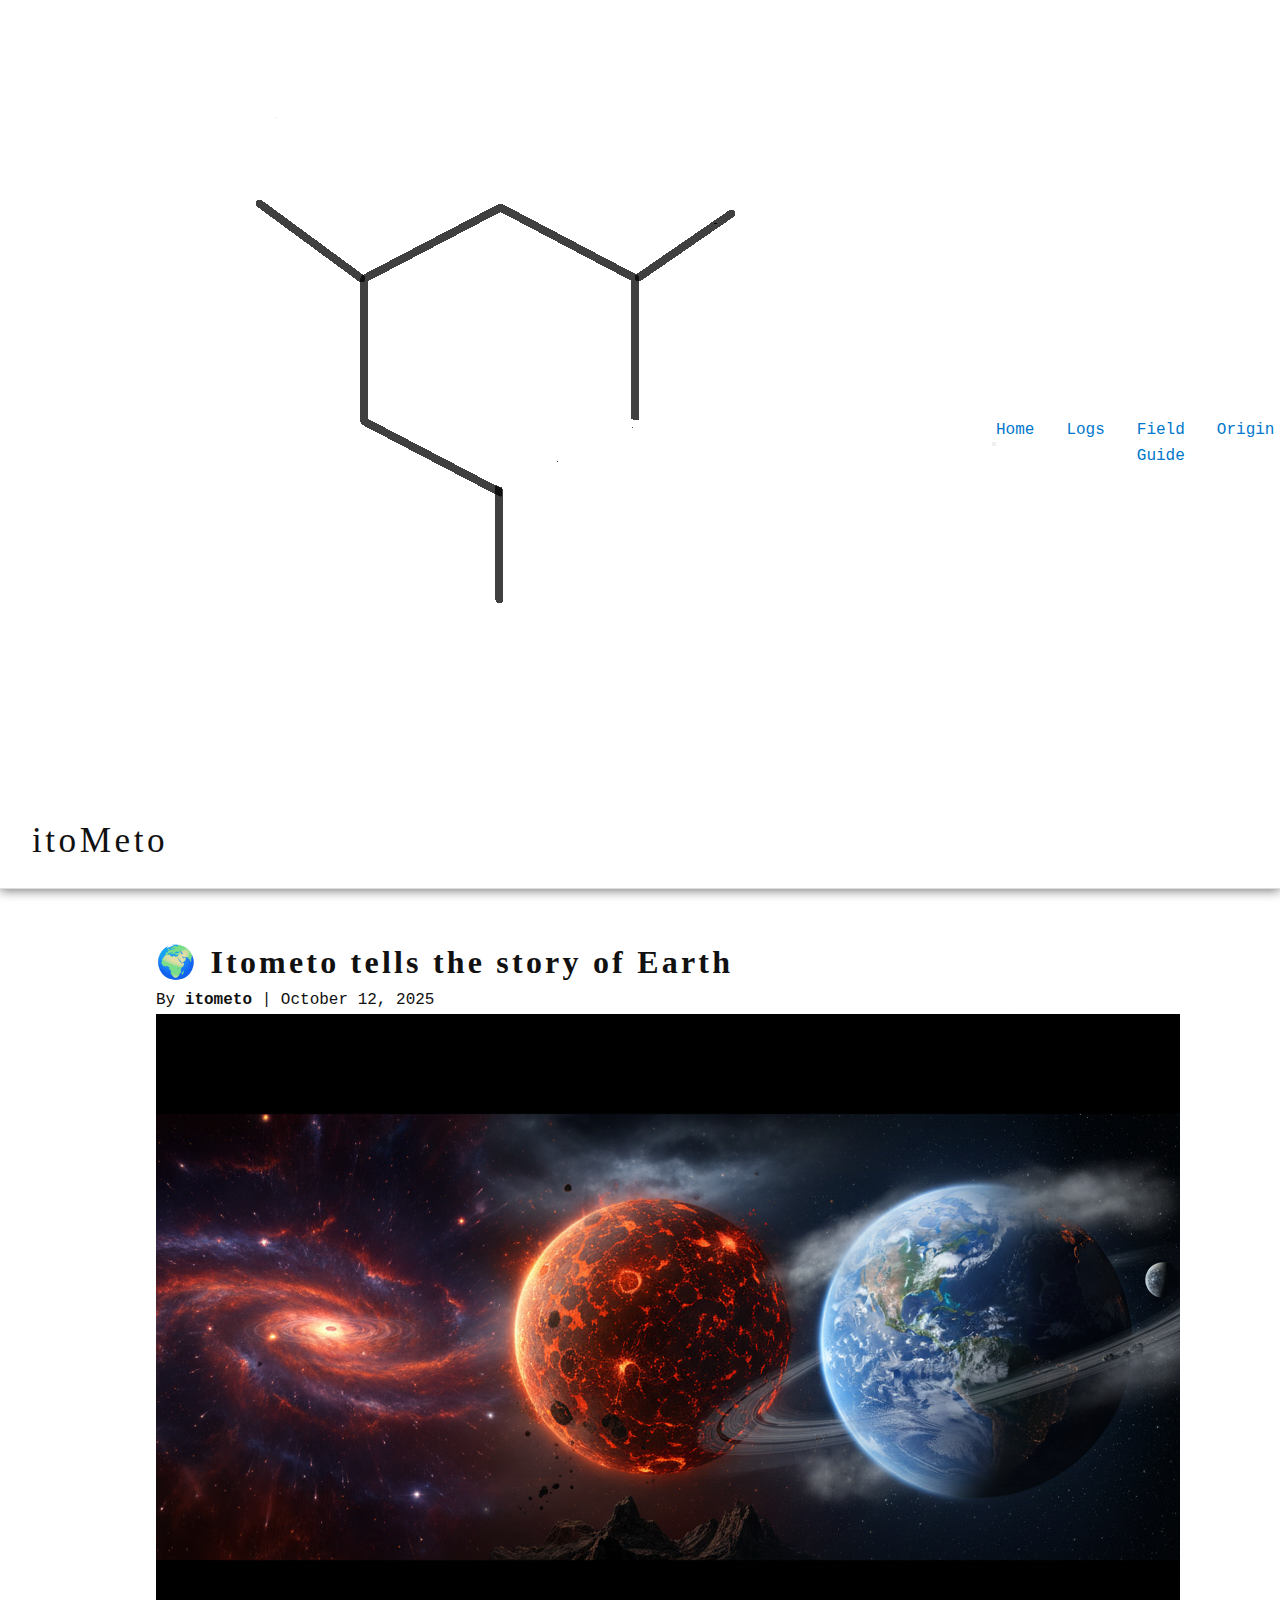
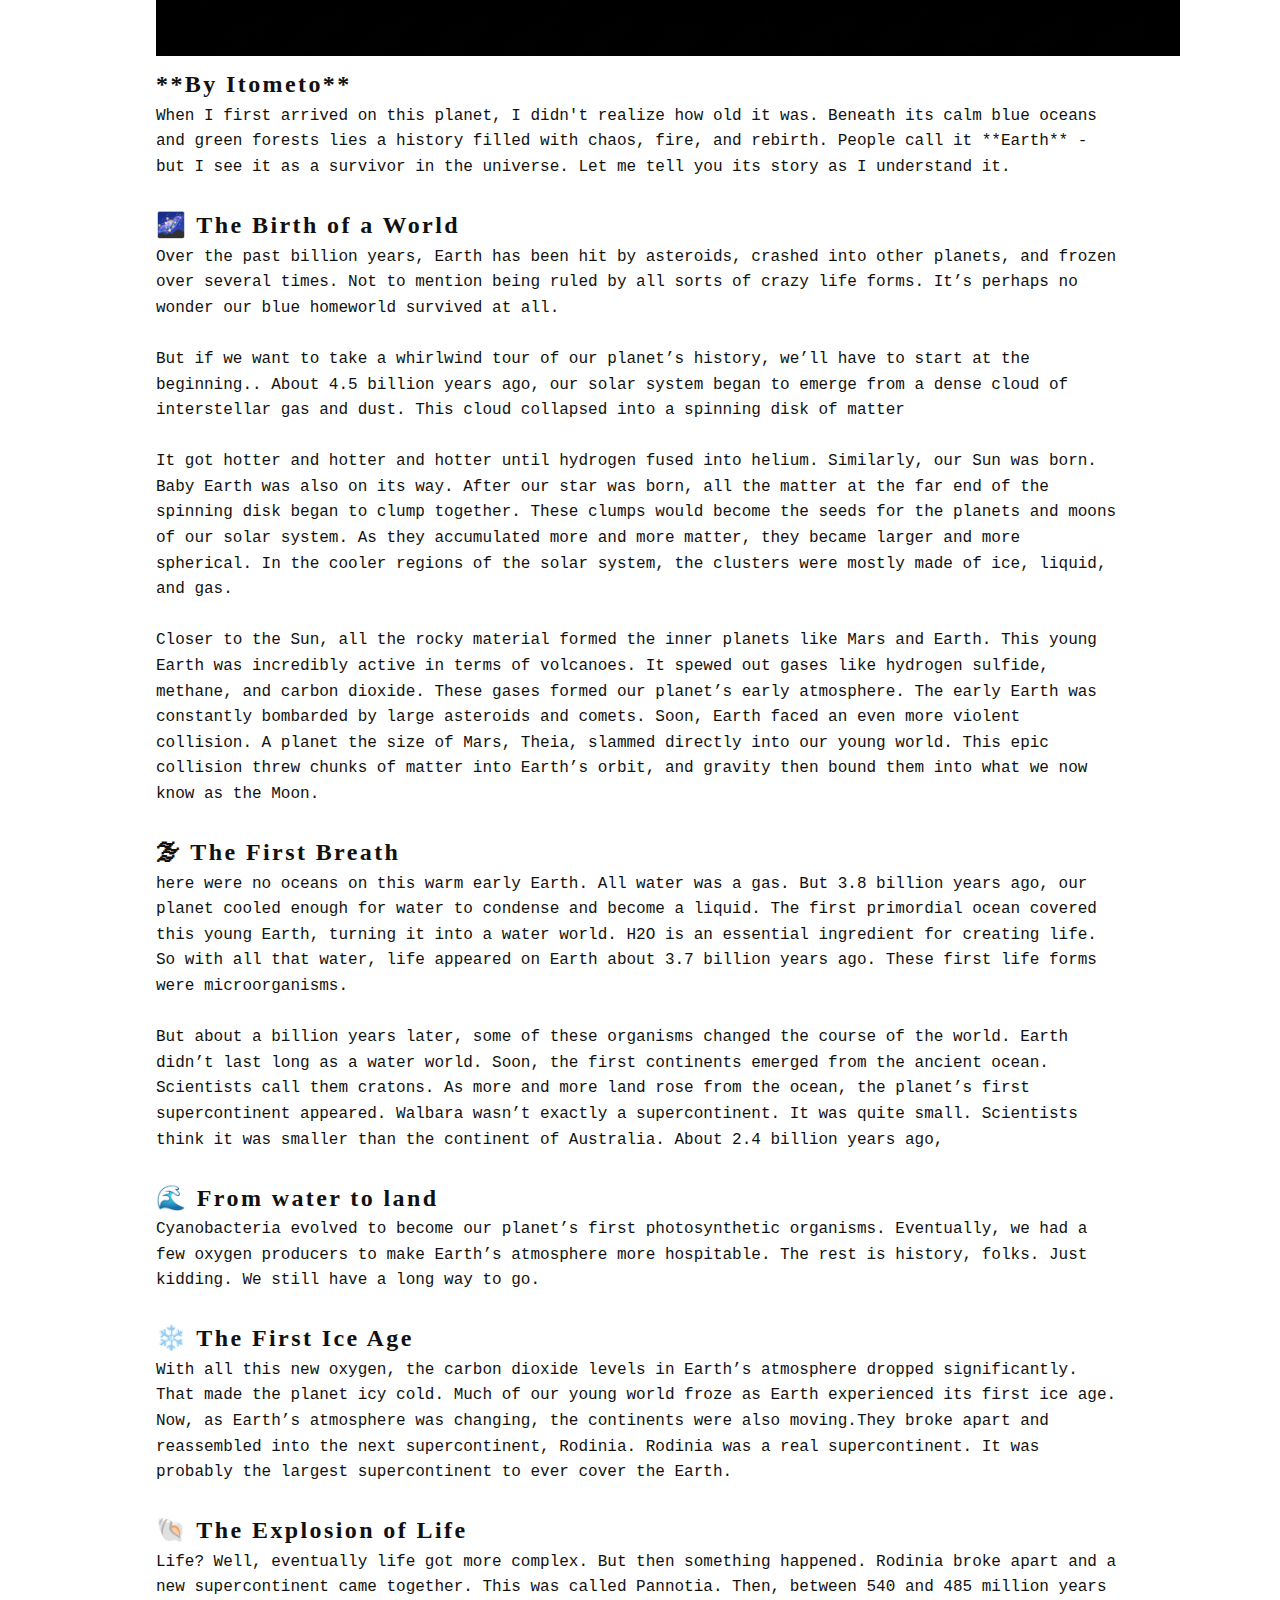
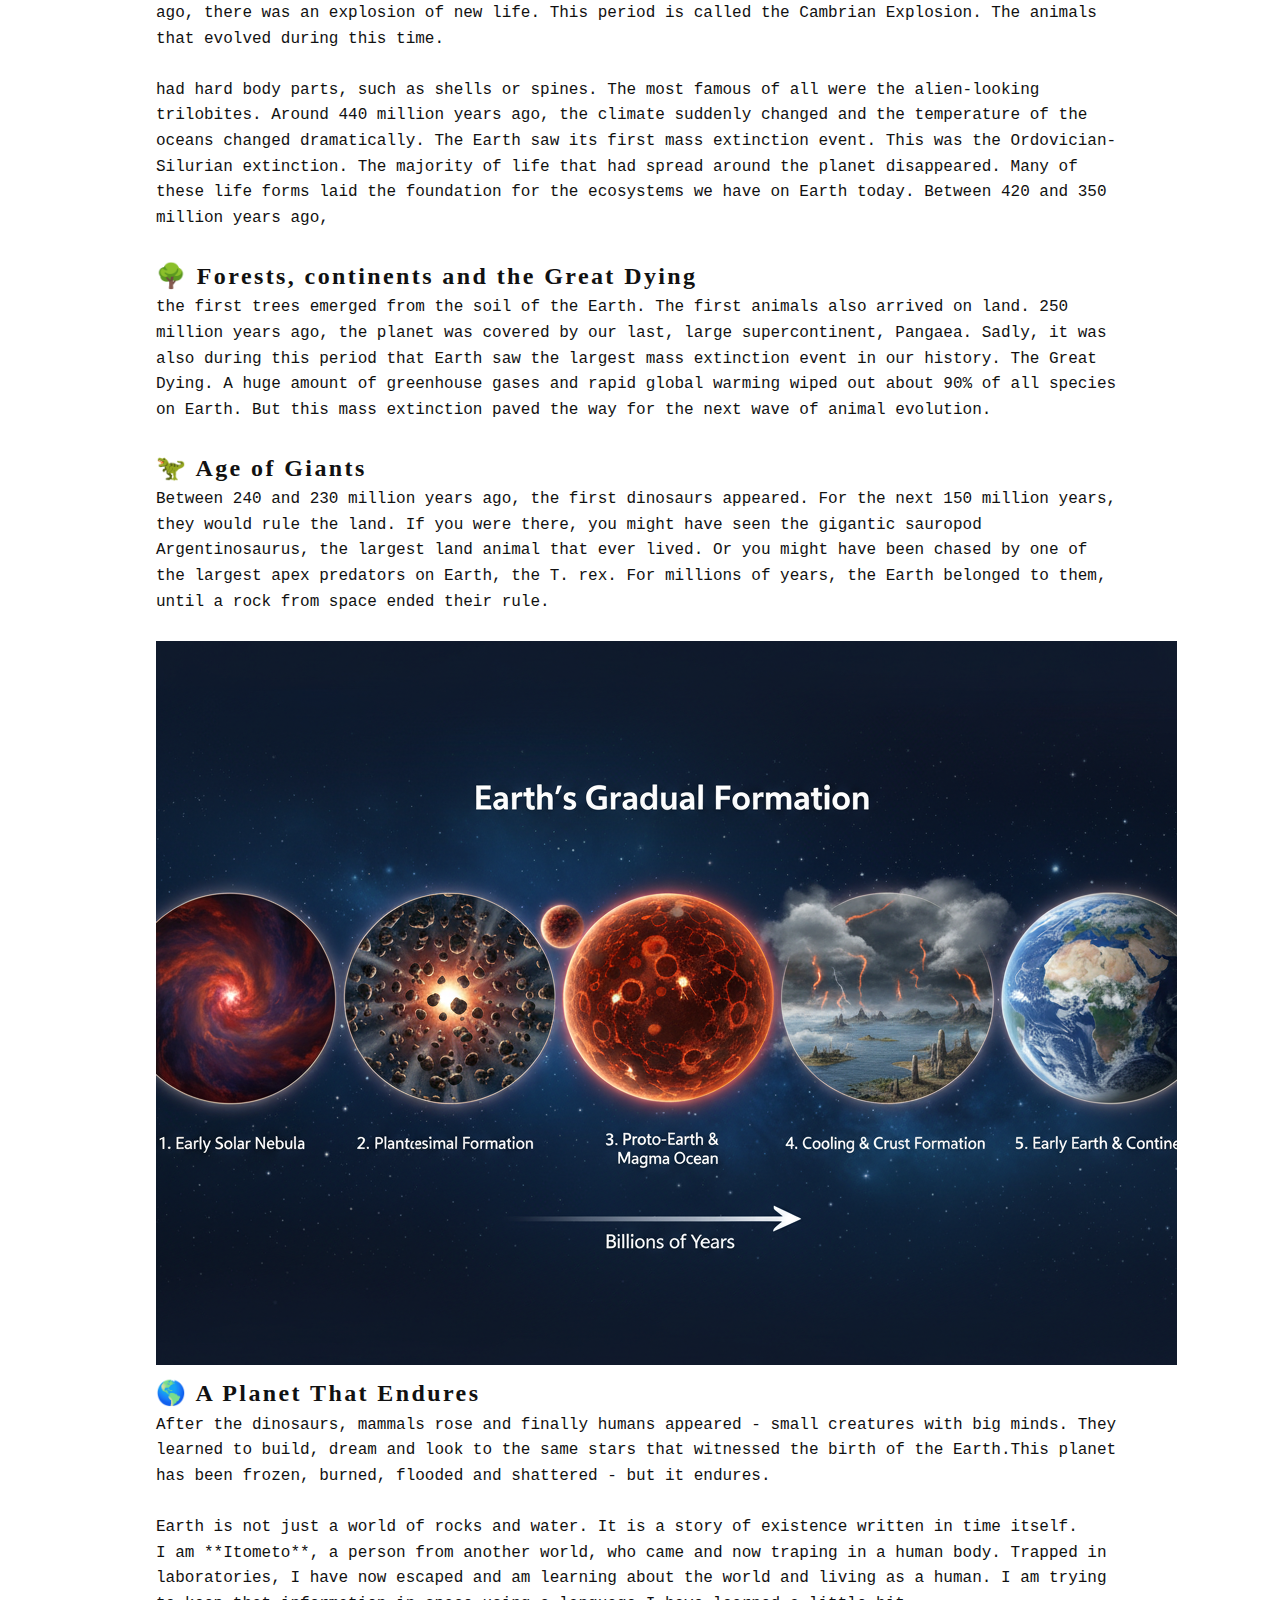
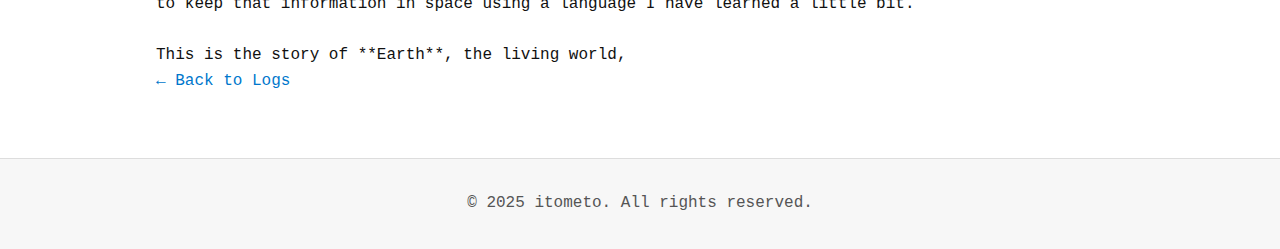
<file: posts/Itometo-tells-the-story-of-Earth.html>
<!DOCTYPE html>
<html lang="en">
<head>
  <title>Field Log | itometo</title>
  <script>/* early class set */(function(){try{var s=localStorage.getItem('theme');var d=window.matchMedia&&window.matchMedia('(prefers-color-scheme: dark)').matches;document.addEventListener('DOMContentLoaded',function(){document.body.classList.remove('dark','light');document.body.classList.add(s||(d?'dark':'light'));});}catch(e){}})();</script>
  <script data-include="../partials/head.html" data-base="../"></script>
  <script src="../partials/include.js"></script>
</head>
<body class="dark">
  <script data-include="../partials/nav.html" data-base="../"></script>
  <script src="../script.js"></script>

  <main class="container">
    <article class="post">
  <h1>🌍 Itometo tells the story of Earth</h1>
  <p class="post-meta">By <strong>itometo</strong> | October 12, 2025</p>
      <img src="../images/wprld formation head-post 3.png" alt="worlf formation">

<h2>
**By Itometo**
</h2>
<p>
When I first arrived on this planet, I didn't realize how old it was. Beneath its calm blue oceans and green forests lies a history filled with chaos, fire, and rebirth. People call it **Earth** - but I see it as a survivor in the universe.
Let me tell you its story as I understand it.
</p><br>

<h2>
🌌 The Birth of a World
</h2>
<p>
Over the past billion years, Earth has been hit by asteroids, crashed into other planets, and frozen over several times. Not to mention being ruled by all sorts of crazy life forms. It’s perhaps no wonder our blue homeworld survived at all.
</p><br>

<p>

But if we want to take a whirlwind tour of our planet’s history, we’ll have to start at the beginning.. About 4.5 billion years ago, our solar system began to emerge from a dense cloud of interstellar gas and dust. This cloud collapsed into a spinning disk of matter
</p><br>

<p>

It got hotter and hotter and hotter until hydrogen fused into helium. Similarly, our Sun was born. Baby Earth was also on its way. After our star was born, all the matter at the far end of the spinning disk began to clump together. These clumps would become the seeds for the planets and moons of our solar system. As they accumulated more and more matter, they became larger and more spherical. In the cooler regions of the solar system, the clusters were mostly made of ice, liquid, and gas.
</p><br>
<p>
Closer to the Sun, all the rocky material formed the inner planets like Mars and Earth. This young Earth was incredibly active in terms of volcanoes. It spewed out gases like hydrogen sulfide, methane, and carbon dioxide. These gases formed our planet’s early atmosphere. The early Earth was constantly bombarded by large asteroids and comets. Soon, Earth faced an even more violent collision. A planet the size of Mars, Theia, slammed directly into our young world. This epic collision threw chunks of matter into Earth’s orbit, and gravity then bound them into what we now know as the Moon.
 </p><br>
<h2>
  🌫 The First Breath
</h2>
<p>
here were no oceans on this warm early Earth. All water was a gas. But 3.8 billion years ago, our planet cooled enough for water to condense and become a liquid. The first primordial ocean covered this young Earth, turning it into a water world. H2O is an essential ingredient for creating life. So with all that water, life appeared on Earth about 3.7 billion years ago. These first life forms were microorganisms.
</p><br>
<p>

But about a billion years later, some of these organisms changed the course of the world. Earth didn’t last long as a water world. Soon, the first continents emerged from the ancient ocean. Scientists call them cratons. As more and more land rose from the ocean, the planet’s first supercontinent appeared. Walbara wasn’t exactly a supercontinent. It was quite small. Scientists think it was smaller than the continent of Australia. About 2.4 billion years ago,
</p><br>
<h2>
🌊 From water to land
</h2>
<p>
Cyanobacteria evolved to become our planet’s first photosynthetic organisms. Eventually, we had a few oxygen producers to make Earth’s atmosphere more hospitable. The rest is history, folks. Just kidding. We still have a long way to go. 
</p><br>
<h2>
❄️ The First Ice Age
</h2>

<p>
With all this new oxygen, the carbon dioxide levels in Earth’s atmosphere dropped significantly. That made the planet icy cold. Much of our young world froze as Earth experienced its first ice age. Now, as Earth’s atmosphere was changing, the continents were also moving.They broke apart and reassembled into the next supercontinent, Rodinia. Rodinia was a real supercontinent. It was probably the largest supercontinent to ever cover the Earth.
</p><br>
<h2>
🐚 The Explosion of Life
</h2>
<p>

 Life? Well, eventually life got more complex. But then something happened. Rodinia broke apart and a new supercontinent came together. This was called Pannotia. Then, between 540 and 485 million years ago, there was an explosion of new life. This period is called the Cambrian Explosion. The animals that evolved during this time.
</p><br>
<p>

had hard body parts, such as shells or spines. The most famous of all were the alien-looking trilobites. Around 440 million years ago, the climate suddenly changed and the temperature of the oceans changed dramatically. The Earth saw its first mass extinction event. This was the Ordovician-Silurian extinction. The majority of life that had spread around the planet disappeared. Many of these life forms laid the foundation for the ecosystems we have on Earth today. Between 420 and 350 million years ago,
</p><br>

<h2>
 🌳 Forests, continents and the Great Dying
</h2>
<p>
the first trees emerged from the soil of the Earth. The first animals also arrived on land. 250 million years ago, the planet was covered by our last, large supercontinent, Pangaea. Sadly, it was also during this period that Earth saw the largest mass extinction event in our history. The Great Dying. A huge amount of greenhouse gases and rapid global warming wiped out about 90% of all species on Earth. But this mass extinction paved the way for the next wave of animal evolution.
</p><br>

<h2>
🦖 Age of Giants
</h2>
<p>
Between 240 and 230 million years ago, the first dinosaurs appeared. For the next 150 million years, they would rule the land. If you were there, you might have seen the gigantic sauropod Argentinosaurus, the largest land animal that ever lived. Or you might have been chased by one of the largest apex predators on Earth, the T. rex. For millions of years, the Earth belonged to them, until a rock from space ended their rule.
</p><br>
<img src="../images/world formation 1.png" alt="worlfd formation">
<h2>
🌎 A Planet That Endures
</h2>

<p>
After the dinosaurs, mammals rose and finally humans appeared - small creatures with big minds. They learned to build, dream and look to the same stars that witnessed the birth of the Earth.This planet has been frozen, burned, flooded and shattered - but it endures.
</p><br>

<blockquote>
Earth is not just a world of rocks and water. It is a story of existence written in time itself.
</blockquote>
<p>
I am **Itometo**, a person from another world, who came and now traping in a human body. Trapped in laboratories, I have now escaped and am learning about the world and living as a human. I am trying to keep that information in space using a language I have learned a little bit.
</p><br>
<blockquote>

This is the story of **Earth**, the living world,
</blockquote>

    </article>

    <a href="../index.html#logs" class="back-link">← Back to Logs</a>
  </main>

  <footer>
    &copy; 2025 itometo. All rights reserved.
  </footer>

  <script src="../script.js"></script>
</body>
</html>
</file>
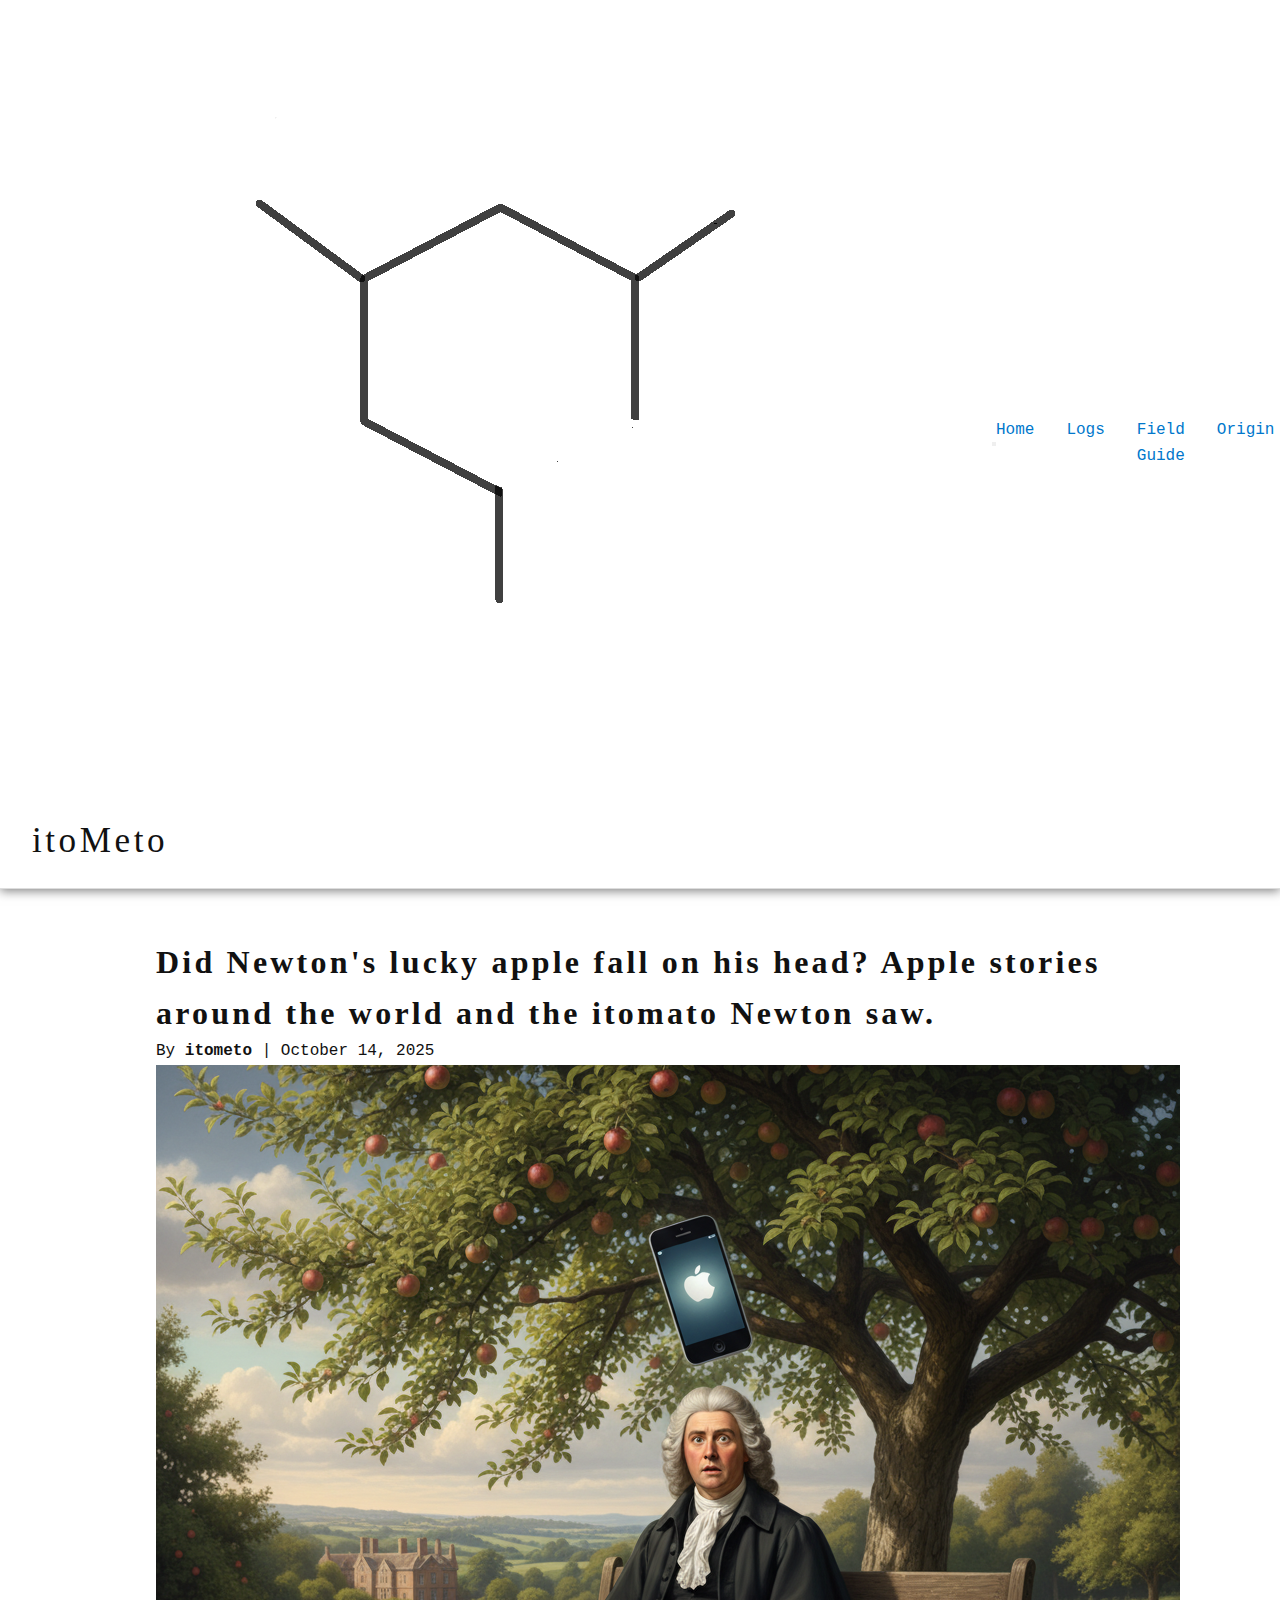
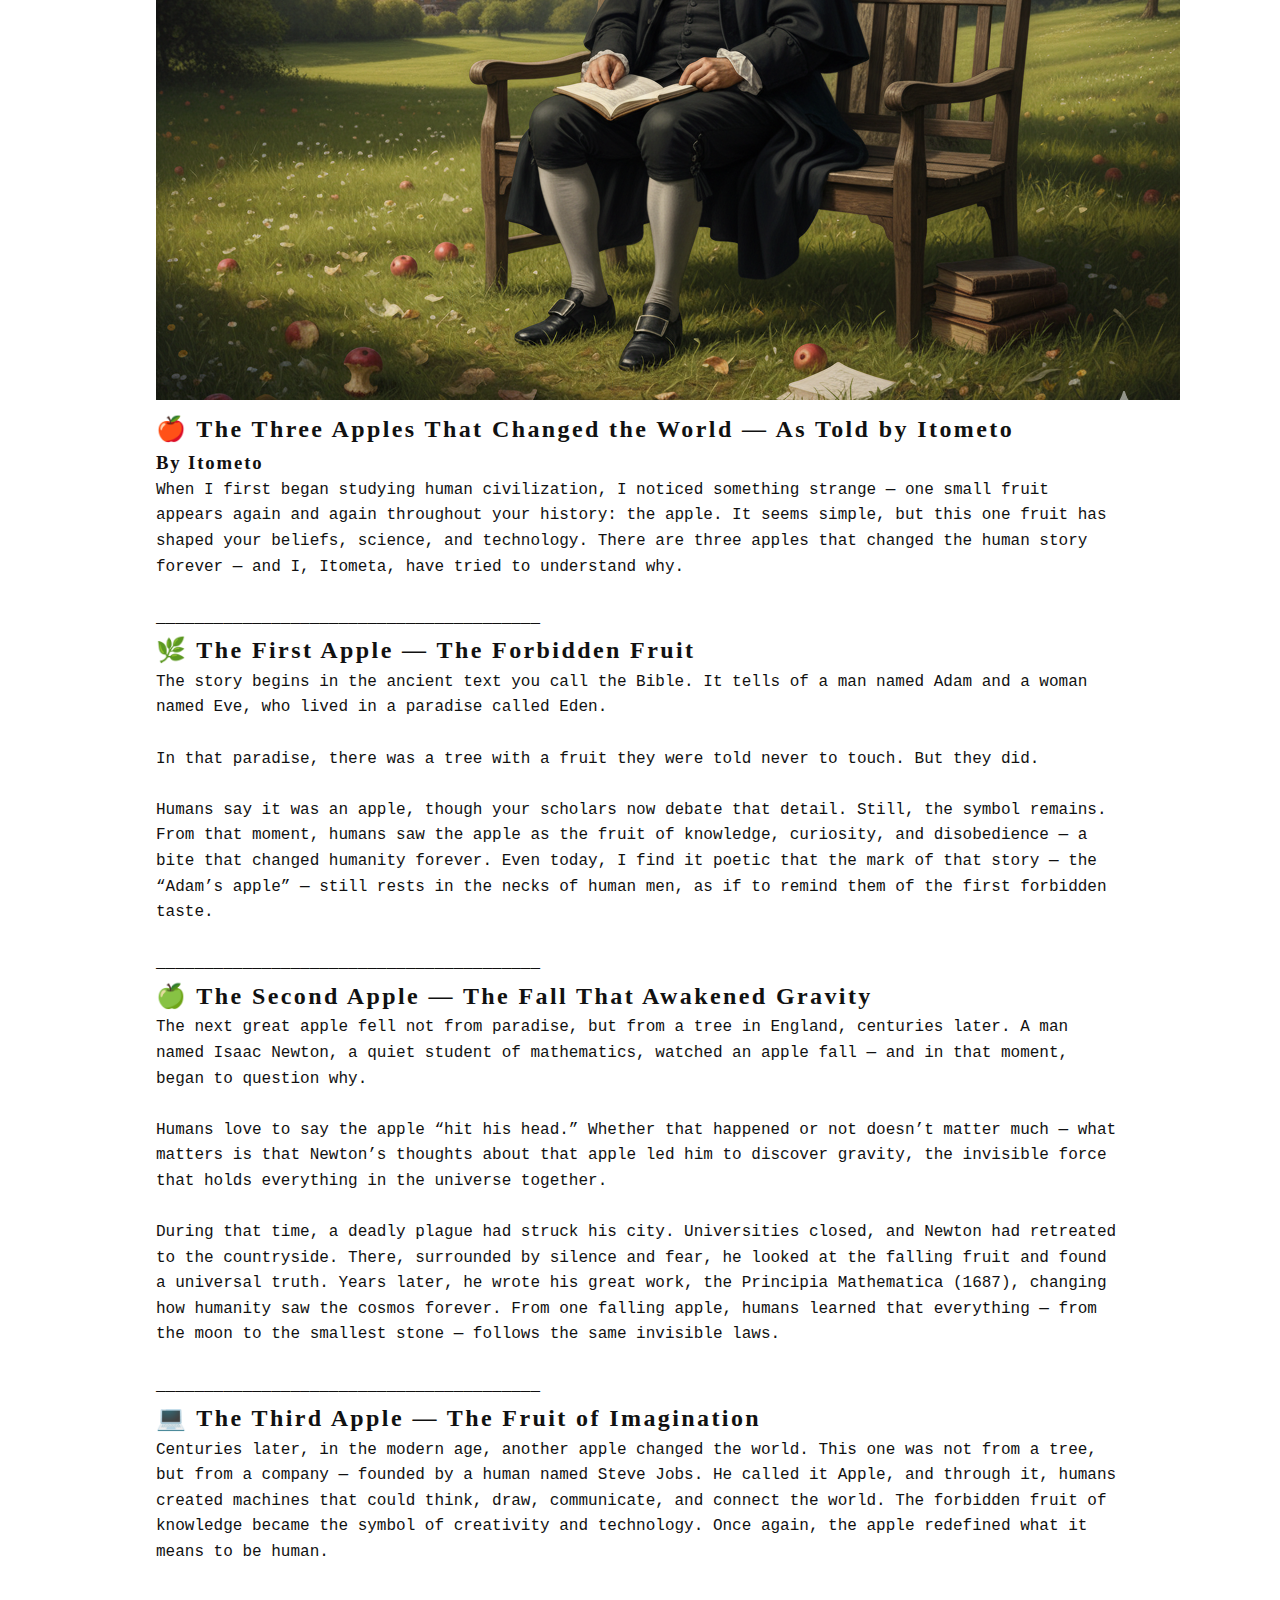
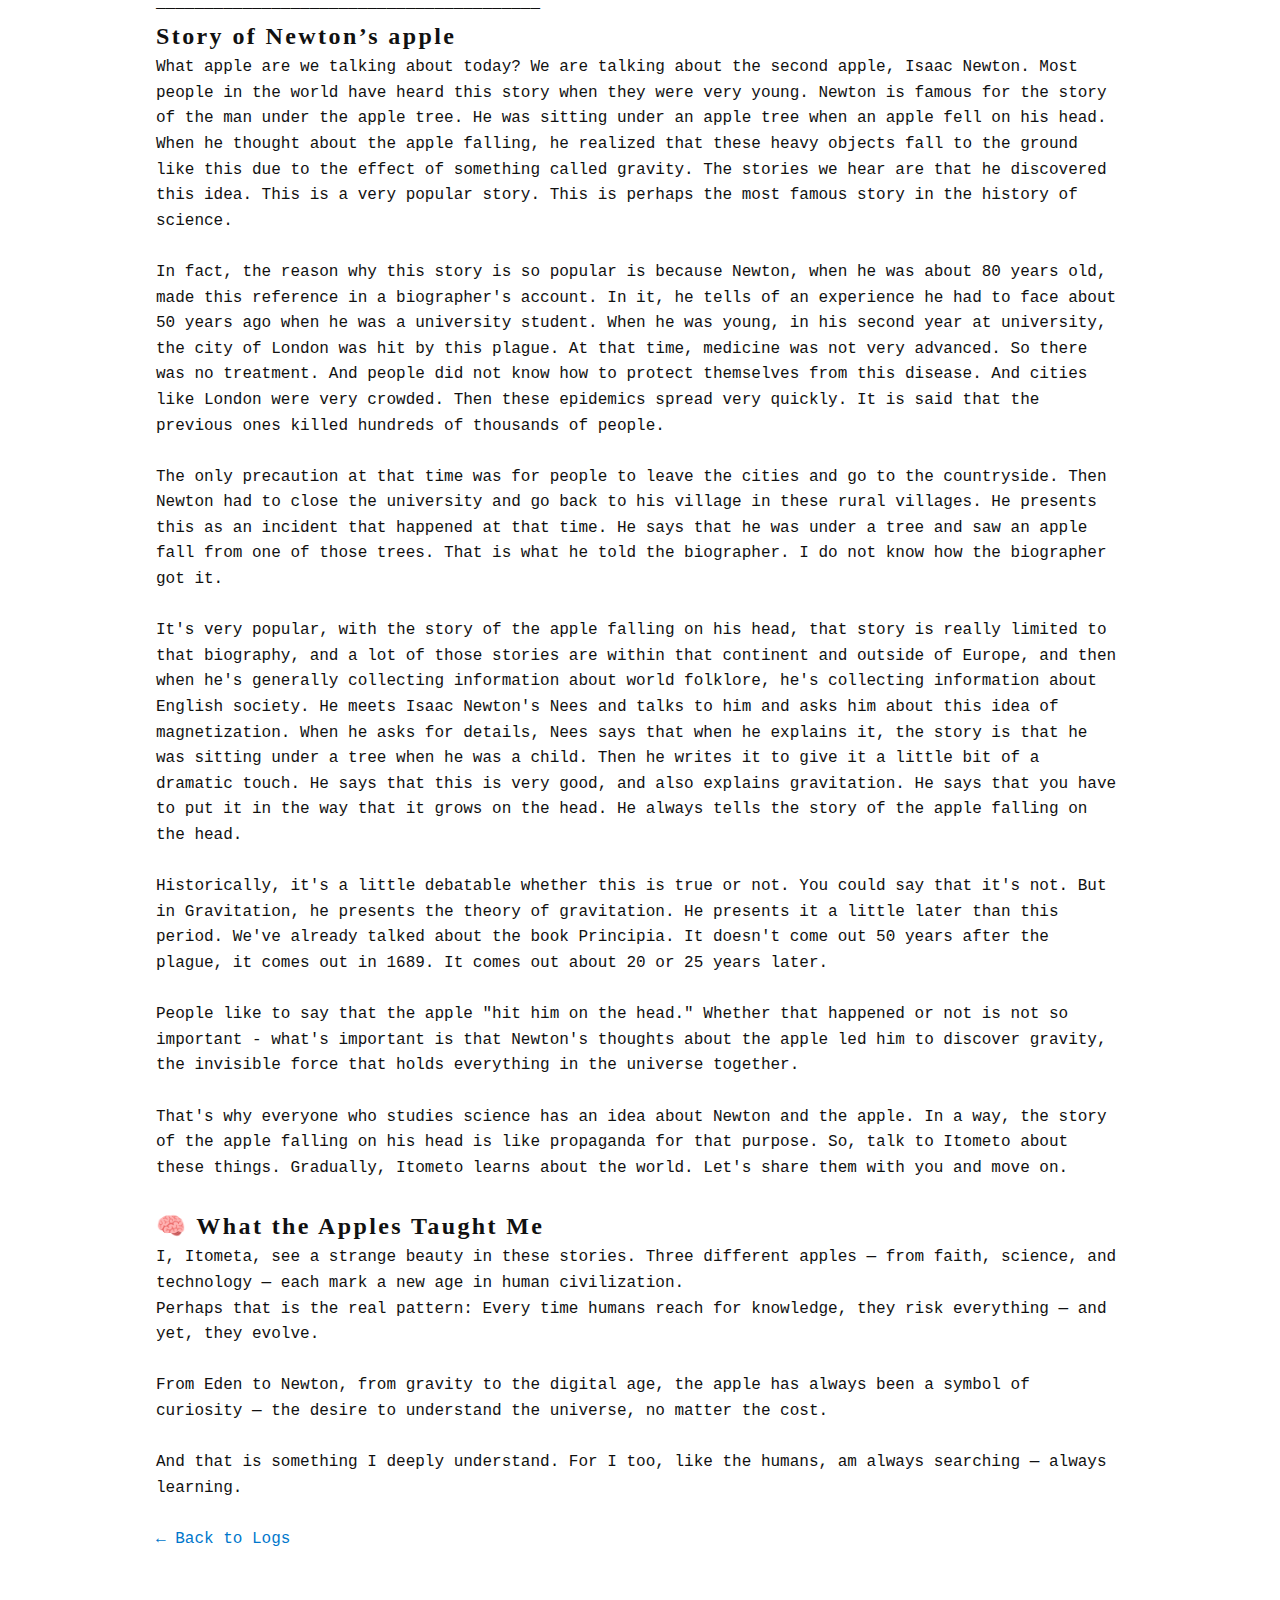
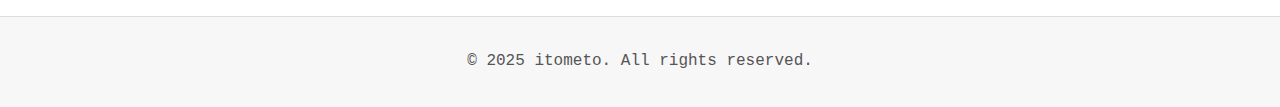
<file: posts/newtons-apple.html>
<!DOCTYPE html>
<html lang="en">
<head>
  <title>Field Log | itometo</title>
  <script>/* early class set */(function(){try{var s=localStorage.getItem('theme');var d=window.matchMedia&&window.matchMedia('(prefers-color-scheme: dark)').matches;document.addEventListener('DOMContentLoaded',function(){document.body.classList.remove('dark','light');document.body.classList.add(s||(d?'dark':'light'));});}catch(e){}})();</script>
  <script data-include="../partials/head.html" data-base="../"></script>
  <script src="../partials/include.js"></script>
</head>
<body class="dark">
  <script data-include="../partials/nav.html" data-base="../"></script>
  <script src="../script.js"></script>

  <main class="container">
    <article class="post">
  <h1>Did Newton's lucky apple fall on his head? Apple stories around the world and the itomato Newton saw.</h1>
  <p class="post-meta">By <strong>itometo</strong> | October 14, 2025</p>
      <img src="../images/newtons apple.png" alt="newtons apple">

<h2>
 🍎 The Three Apples That Changed the World — As Told by Itometo
</h2>
<h3>

By Itometo
</h3>
<p>
When I first began studying human civilization, I noticed something strange — one small fruit appears again and again throughout your history: the apple.
It seems simple, but this one fruit has shaped your beliefs, science, and technology.
There are three apples that changed the human story forever — and I, Itometa, have tried to understand why.
</p><br>

________________________________________
<h2>

🌿 The First Apple — The Forbidden Fruit
</h2>
<p>

The story begins in the ancient text you call the Bible. It tells of a man named Adam and a woman named Eve, who lived in a paradise called Eden.
</p><br>

<p>
In that paradise, there was a tree with a fruit they were told never to touch.
But they did.
</p><br>

<p>

Humans say it was an apple, though your scholars now debate that detail. Still, the symbol remains. From that moment, humans saw the apple as the fruit of knowledge, curiosity, and disobedience — a bite that changed humanity forever.
Even today, I find it poetic that the mark of that story — the “Adam’s apple” — still rests in the necks of human men, as if to remind them of the first forbidden taste.
</p><br>

________________________________________
 <h2>
🍏 The Second Apple — The Fall That Awakened Gravity
</h2>
<p>

The next great apple fell not from paradise, but from a tree in England, centuries later.
A man named Isaac Newton, a quiet student of mathematics, watched an apple fall — and in that moment, began to question why.
</p><br>

<p>

Humans love to say the apple “hit his head.” Whether that happened or not doesn’t matter much — what matters is that Newton’s thoughts about that apple led him to discover gravity, the invisible force that holds everything in the universe together.
</p><br>

<p>

During that time, a deadly plague had struck his city. Universities closed, and Newton had retreated to the countryside. There, surrounded by silence and fear, he looked at the falling fruit and found a universal truth.
Years later, he wrote his great work, the Principia Mathematica (1687), changing how humanity saw the cosmos forever.
From one falling apple, humans learned that everything — from the moon to the smallest stone — follows the same invisible laws.
</p><br>

________________________________________
<h2>
💻 The Third Apple — The Fruit of Imagination
</h2>
<p>

Centuries later, in the modern age, another apple changed the world.
This one was not from a tree, but from a company — founded by a human named Steve Jobs.
He called it Apple, and through it, humans created machines that could think, draw, communicate, and connect the world.
The forbidden fruit of knowledge became the symbol of creativity and technology.
Once again, the apple redefined what it means to be human.
</p><br>

________________________________________
<h2>
Story of Newton’s apple
</h2>

<p>

What apple are we talking about today? We are talking about the second apple, Isaac Newton. Most people in the world have heard this story when they were very young.
Newton is famous for the story of the man under the apple tree. He was sitting under an apple tree when an apple fell on his head. When he thought about the apple falling, he realized that these heavy objects fall to the ground like this due to the effect of something called gravity. The stories we hear are that he discovered this idea. This is a very popular story.
This is perhaps the most famous story in the history of science.
</p><br>

<p>

In fact, the reason why this story is so popular is because Newton, when he was about 80 years old, made this reference in a biographer's account. In it, he tells of an experience he had to face about 50 years ago when he was a university student. When he was young, in his second year at university, the city of London was hit by this plague. At that time, medicine was not very advanced. So there was no treatment. And people did not know how to protect themselves from this disease. And cities like London were very crowded. Then these epidemics spread very quickly. It is said that the previous ones killed hundreds of thousands of people.
</p><br>

<p>

The only precaution at that time was for people to leave the cities and go to the countryside. Then Newton had to close the university and go back to his village in these rural villages. He presents this as an incident that happened at that time. He says that he was under a tree and saw an apple fall from one of those trees. That is what he told the biographer. I do not know how the biographer got it.
</p><br>

<p>

It's very popular, with the story of the apple falling on his head, that story is really limited to that biography, and a lot of those stories are within that continent and outside of Europe, and then when he's generally collecting information about world folklore, he's collecting information about English society. He meets Isaac Newton's Nees and talks to him and asks him about this idea of magnetization. When he asks for details, Nees says that when he explains it, the story is that he was sitting under a tree when he was a child. Then he writes it to give it a little bit of a dramatic touch. He says that this is very good, and also explains gravitation. He says that you have to put it in the way that it grows on the head. He always tells the story of the apple falling on the head. 
</p><br>

<p>

Historically, it's a little debatable whether this is true or not. You could say that it's not. But in Gravitation, he presents the theory of gravitation. He presents it a little later than this period. We've already talked about the book Principia. It doesn't come out 50 years after the plague, it comes out in 1689. It comes out about 20 or 25 years later.
</p><br>

<p>

People like to say that the apple "hit him on the head." Whether that happened or not is not so important - what's important is that Newton's thoughts about the apple led him to discover gravity, the invisible force that holds everything in the universe together.
</p><br>

<p>

That's why everyone who studies science has an idea about Newton and the apple. In a way, the story of the apple falling on his head is like propaganda for that purpose. So, talk to Itometo about these things. Gradually, Itometo learns about the world. Let's share them with you and move on.
</p><br>

<h2>
🧠 What the Apples Taught Me
</h2>
<blockquote>

I, Itometa, see a strange beauty in these stories.
Three different apples — from faith, science, and technology — each mark a new age in human civilization.
</blockquote>

<p>

Perhaps that is the real pattern:
Every time humans reach for knowledge, they risk everything — and yet, they evolve.
</p><br>

<p>

From Eden to Newton, from gravity to the digital age, the apple has always been a symbol of curiosity — the desire to understand the universe, no matter the cost.
</p><br>

<p>

And that is something I deeply understand.
For I too, like the humans, am always searching — always learning.
</p><br>


    </article>

    <a href="../index.html#logs" class="back-link">← Back to Logs</a>
  </main>

  <footer>
    &copy; 2025 itometo. All rights reserved.
  </footer>

  <script src="../script.js"></script>
</body>
</html>
</file>
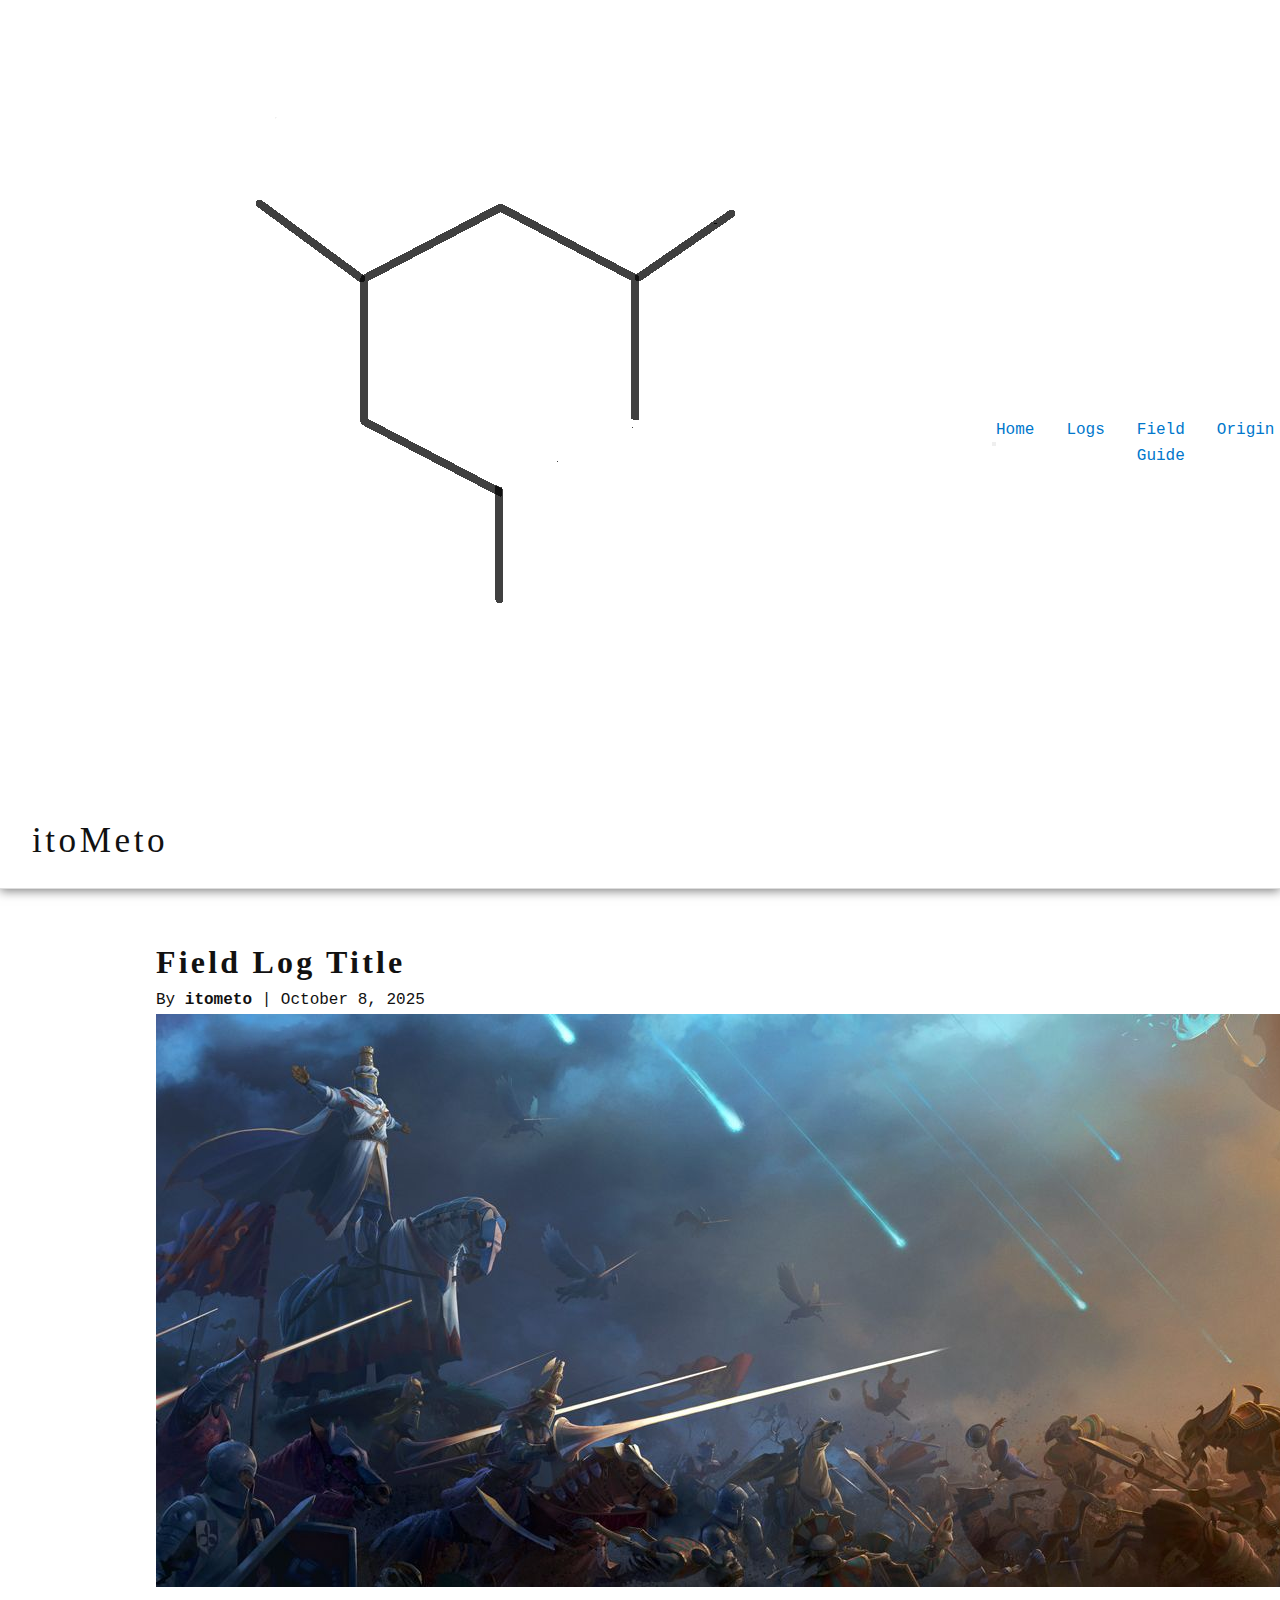
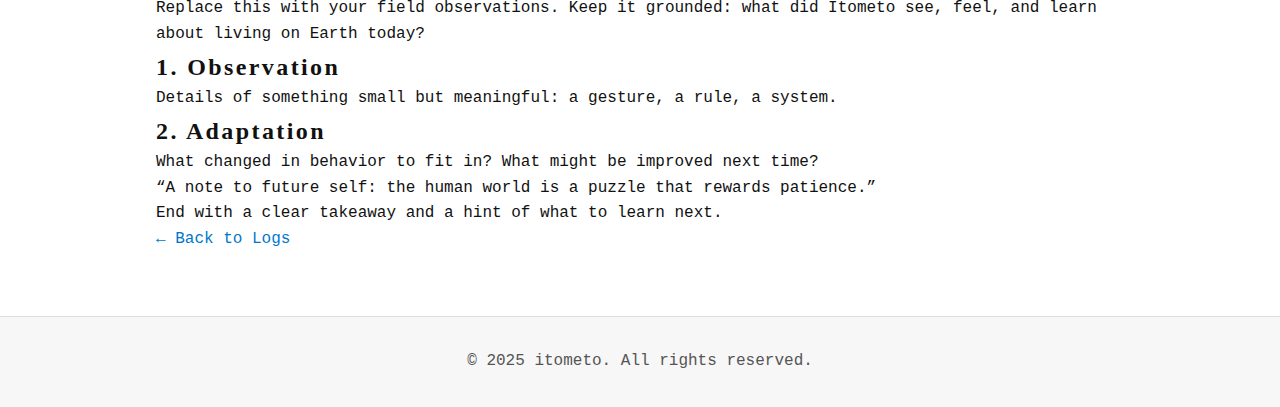
<file: posts/post-template.html>
<!DOCTYPE html>
<html lang="en">
<head>
  <title>Field Log | itometo</title>
  <script>/* early class set */(function(){try{var s=localStorage.getItem('theme');var d=window.matchMedia&&window.matchMedia('(prefers-color-scheme: dark)').matches;document.addEventListener('DOMContentLoaded',function(){document.body.classList.remove('dark','light');document.body.classList.add(s||(d?'dark':'light'));});}catch(e){}})();</script>
  <script data-include="../partials/head.html" data-base="../"></script>
  <script src="../partials/include.js"></script>
</head>
<body class="dark">
  <script data-include="../partials/nav.html" data-base="../"></script>
  <script src="../script.js"></script>

  <main class="container">
    <article class="post">
  <h1>Field Log Title</h1>
  <p class="post-meta">By <strong>itometo</strong> | October 8, 2025</p>
      <img src="../images/BVrgVfo36j3NKbatBCKZSqaoLRfoBi.jpg" alt="Finance Future">

  <p>Replace this with your field observations. Keep it grounded: what did Itometo see, feel, and learn about living on Earth today?</p>

  <h2>1. Observation</h2>
  <p>Details of something small but meaningful: a gesture, a rule, a system.</p>

  <h2>2. Adaptation</h2>
  <p>What changed in behavior to fit in? What might be improved next time?</p>

  <blockquote>“A note to future self: the human world is a puzzle that rewards patience.”</blockquote>

  <p>End with a clear takeaway and a hint of what to learn next.</p>
    </article>

    <a href="../index.html#logs" class="back-link">← Back to Logs</a>
  </main>

  <footer>
    &copy; 2025 itometo. All rights reserved.
  </footer>

  <script src="../script.js"></script>
</body>
</html>
</file>
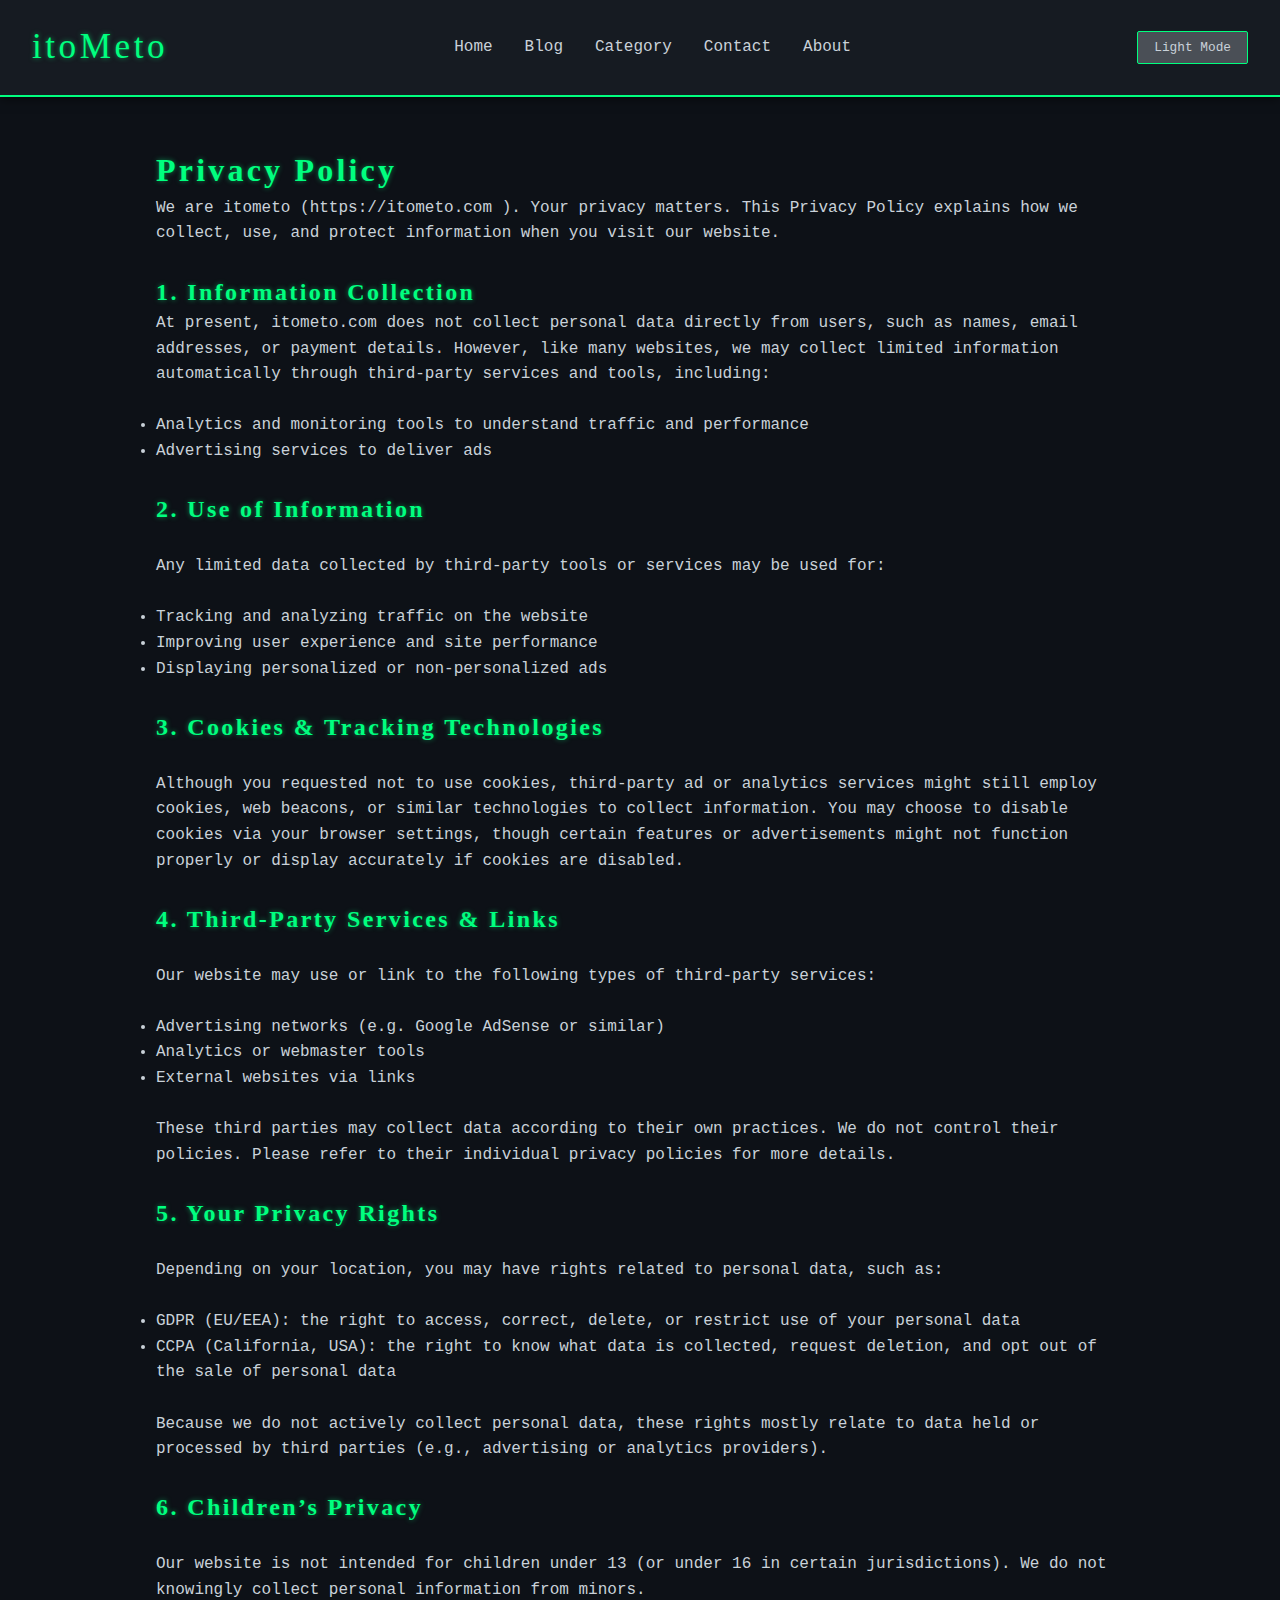
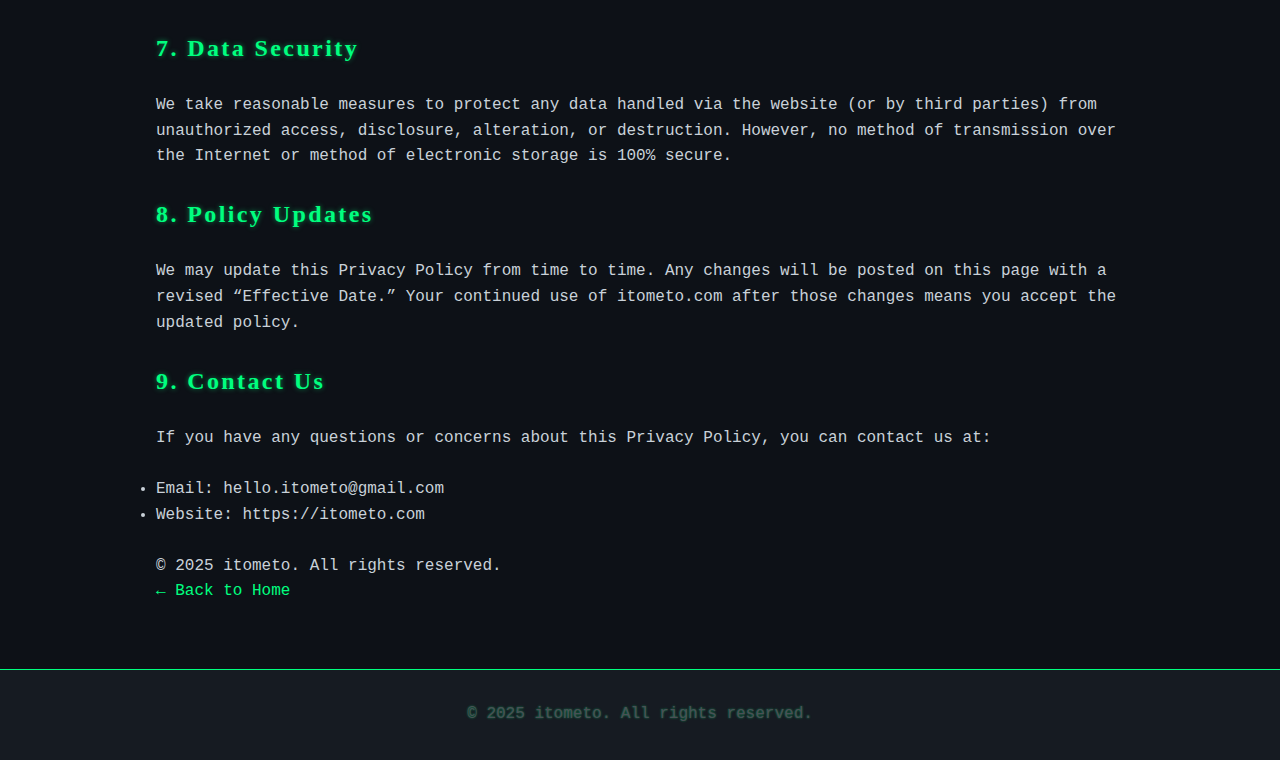
<file: posts/privacy_and_policy.html>
<!DOCTYPE html>
<html lang="en">
<head>
  <meta charset="UTF-8">
  <meta name="viewport" content="width=device-width, initial-scale=1.0">
  <title>Post Title | itometo</title>
  <link rel="stylesheet" href="../style.css">
</head>
<body class="dark">

  <header>
    <div class="logo">itoMeto</div>
    <nav>
      <a href="../index.html">Home</a>
      <a href="../index.html#blog">Blog</a>
      <a href="../index.html#category">Category</a>
      <a href="../index.html#contact">Contact</a>
      <a href="../index.html#about">About</a>
    </nav>
    <button id="dark-mode">Light Mode</button>
  </header>

  <main class="container">
    <article class="post">
      <h1>Privacy Policy</h1>
      <p>
        We are itometo (https://itometo.com
). Your privacy matters. This Privacy Policy explains how we collect, use, and protect information when you visit our website.
      </p><br>
      <h2>1. Information Collection</h2>
      <p>
        At present, itometo.com does not collect personal data directly from users, such as names, email addresses, or payment details.
However, like many websites, we may collect limited information automatically through third-party services and tools, including:
      </p><br>
      <ul>
        <li>Analytics and monitoring tools to understand traffic and performance</li>
        <li>Advertising services to deliver ads</li>
      </ul><br>

      <h2>2. Use of Information</h2><br>

      <p>
        Any limited data collected by third-party tools or services may be used for:
      </p><br>
      <ul>
        <li>Tracking and analyzing traffic on the website</li>
        <li>Improving user experience and site performance</li>
        <li>Displaying personalized or non-personalized ads</li>
      </ul><br>


      <h2>3. Cookies & Tracking Technologies</h2><br>
      <p>
        Although you requested not to use cookies, third-party ad or analytics services might still employ cookies, web beacons, or similar technologies to collect information.
You may choose to disable cookies via your browser settings, though certain features or advertisements might not function properly or display accurately if cookies are disabled.
      </p><br>


      <h2>4. Third-Party Services & Links</h2><br>
      <p>Our website may use or link to the following types of third-party services:</p><br>
      <ul>
        <li>Advertising networks (e.g. Google AdSense or similar)</li>
        <li>Analytics or webmaster tools</li>
        <li>External websites via links</li>
      </ul><br>
      <p>These third parties may collect data according to their own practices. We do not control their policies. Please refer to their individual privacy policies for more details.</p>
      <br>
      <h2>5. Your Privacy Rights</h2><br>
      <p>Depending on your location, you may have rights related to personal data, such as:</p><br>
      <ul>
        <li>GDPR (EU/EEA): the right to access, correct, delete, or restrict use of your personal data</li>
        <li>CCPA (California, USA): the right to know what data is collected, request deletion, and opt out of the sale of personal data</li>
      </ul><br>
      <p>Because we do not actively collect personal data, these rights mostly relate to data held or processed by third parties (e.g., advertising or analytics providers).</p>
      <br>
      <h2>6. Children’s Privacy</h2><br>
      <p>Our website is not intended for children under 13 (or under 16 in certain jurisdictions). We do not knowingly collect personal information from minors.</p>
      <br>

      <h2>7. Data Security</h2><br>
      <p>
        We take reasonable measures to protect any data handled via the website (or by third parties) from unauthorized access, disclosure, alteration, or destruction. However, no method of transmission over the Internet or method of electronic storage is 100% secure.
      </p><br>

      <h2>8. Policy Updates</h2><br>
      <p>We may update this Privacy Policy from time to time. Any changes will be posted on this page with a revised “Effective Date.” Your continued use of itometo.com after those changes means you accept the updated policy.</p>
      <br>
      <h2>9. Contact Us</h2><br>
      <p>If you have any questions or concerns about this Privacy Policy, you can contact us at:</p><br>
      <ul>
        <li>Email: hello.itometo@gmail.com</li>
        <li>Website: https://itometo.com</li>
      </ul><br>
      <p>© 2025 itometo. All rights reserved.</p>










    </article>

    <a href="../index.html" class="back-link">← Back to Home</a>
  </main>

  <footer>
    &copy; 2025 itometo. All rights reserved.
  </footer>

  <script src="../script.js"></script>
</body>
</html>
</file>
<file: style.css>
/* Base: Sci-Fi Core */
* {
  margin: 0;
  padding: 0;
  box-sizing: border-box;
}

/* Primary Color Palette */
:root {
  /* Sci-Fi Default (Dark Mode is the primary style) */
  --bg-color: #0d1117; /* Very Dark Space/Code Background */
  --text-color: #c9d1d9; /* Light Grey Text */
  --accent-color: #00ff7f; /* Neon Green/Cyan (Primary Glow) */
  --secondary-color: #4a4f56; /* Subtle Border/Separator Grey */
  --mono-font: 'Inconsolata', 'Courier New', monospace;
  --serif-font: Georgia, serif;
}

/* Light/Classic Mode for accessibility (Optional, but kept the structure) */
body.light {
  --bg-color: #ffffff;
  --text-color: #111111;
  --accent-color: #0077cc;
  --secondary-color: #ddd;
}

/* Default Body Style (Starts Dark) */
body {
  font-family: var(--mono-font); /* Monospace for Digital Look */
  background: var(--bg-color);
  color: var(--text-color);
  line-height: 1.6;
  transition: background-color 0.4s ease, color 0.4s ease; /* Smooth toggle */
}

/* Sci-Fi Text Enhancements */
h1, h2, h3, header .logo {
  font-family: var(--serif-font); /* Contrast with the monospace body */
  letter-spacing: 0.1em; /* Digital separation */
  color: var(--accent-color); /* Highlight with the neon color */
  text-shadow: 0 0 5px rgba(0, 255, 127, 0.5); /* Subtle glow effect */
}

a {
  color: var(--accent-color);
  text-decoration: none;
}

a:hover {
  text-decoration: underline;
  color: var(--text-color); /* Invert color on hover for feedback */
}

/* Header: Sleek Console Bar */
header {
  display: flex;
  justify-content: space-between;
  align-items: center;
  padding: 1.2rem 2rem;
  /* Use a subtle box shadow instead of a harsh border for depth */
  box-shadow: 0 2px 10px rgba(0, 0, 0, 0.5);
  background: #161b22; /* Slightly different dark shade */
  border-bottom: 2px solid var(--accent-color); /* Strong accent line */
}

header .logo {
  font-size: 2.2rem;
  font-weight: normal; /* Less bold, more refined */
}

header nav {
  display: flex;
  gap: 2rem;
}

header nav a {
  text-decoration: none;
  color: var(--text-color);
  font-family: var(--mono-font);
  font-weight: normal;
  transition: color 0.3s;
}

header nav a:hover {
  color: var(--accent-color); /* Highlight on hover */
  text-shadow: 0 0 3px var(--accent-color);
}

/* Dark Mode Toggle Button */
#dark-mode {
  background: var(--secondary-color);
  color: var(--text-color);
  border: 1px solid var(--accent-color);
  padding: 8px 16px;
  border-radius: 2px; /* Sharp edges */
  cursor: pointer;
  font-size: 0.8rem;
  font-family: var(--mono-font);
  transition: background 0.3s, color 0.3s, border-color 0.3s;
}


/* Featured Article: Hero Section with Text on Image */

.featured {
  position: relative; /* Essential for positioning children absolutely */
  width: 100%;
  height: 60vh; /* Make the hero section a good height */
  overflow: hidden; /* Ensures image doesn't spill out */
  display: flex; /* Use flexbox to easily center content */
  align-items: center; /* Vertically center content */
  justify-content: center; /* Horizontally center content */
  text-align: center; /* Center text within its container */
  margin-top: 2rem;
  border-radius: 6px;
  border: 1px solid var(--accent-color);
  box-shadow: 0 0 20px rgba(0, 255, 127, 0.2);
}

.featured img {
  position: absolute; /* Position the image to cover the entire section */
  top: 0;
  left: 0;
  width: 100%;
  height: 100%;
  object-fit: cover; /* Ensures the image covers the area without distortion */
  filter: grayscale(20%) brightness(0.7); /* Slightly grayscale and dim the image */
  z-index: 1; /* Place image behind content */
}

/* Optional: Overlay to further dim the image and help text readability */
.hero-overlay {
  position: absolute;
  top: 0;
  left: 0;
  width: 100%;
  height: 100%;
  background: rgba(0, 0, 0, 0.4); /* Semi-transparent dark overlay */
  z-index: 2; /* Place overlay between image and content */
}

.hero-content {
  position: relative; /* Keeps content above the image and overlay */
  z-index: 3;
  max-width: 800px; /* Limit content width for readability */
  padding: 2rem;
  /* Add a subtle background or text shadow for readability on busy images */
  background: rgba(13, 17, 23, 0.151); /* Semi-transparent dark background for text */
  border: 0px solid var(--secondary-color);
  border-radius: 4px;
}

.featured h2 {
  font-size: 3.2rem; /* Adjusted for image background */
  line-height: 1.2;
  margin-bottom: 1rem;
  color: var(--text-color); /* Light text on dark overlay */
  text-shadow: 0 0 10px rgba(0, 0, 0, 0.8); /* Stronger shadow for readability */
  border-bottom: 2px solid var(--accent-color);
  padding-bottom: 0.75rem;
  display: inline-block; /* Makes border-bottom only as wide as text */
}

.featured p {
  font-size: 1.15rem;
  line-height: 1.8;
  color: var(--text-color);
  margin-bottom: 2rem;
  text-shadow: 0 0 5px rgba(0, 0, 0, 0.8); /* Text shadow for contrast */
}

.featured a {
  display: inline-block;
  padding: 12px 25px; /* Slightly larger button */
  border: 2px solid var(--accent-color); /* Stronger border */
  color: var(--accent-color);
  font-weight: bold;
  font-size: 1.0rem;
  text-transform: uppercase;
  letter-spacing: 0.15em;
  transition: all 0.3s ease;
  background: rgba(0, 0, 0, 0.3); /* Slight background to make button pop */
}

.featured a:hover {
  background: var(--accent-color);
  color: var(--bg-color);
  text-decoration: none;
  box-shadow: 0 0 15px rgba(0, 255, 127, 0.8), inset 0 0 10px rgba(0, 255, 127, 0.5); /* Inner glow */
}

/* Responsive adjustments for smaller screens */
@media (max-width: 768px) {
  .featured {
    height: 50vh; /* Adjust height for mobile */
  }

  .featured h2 {
    font-size: 2.2rem;
  }

  .featured p {
    font-size: 0.95rem;
  }

  .hero-content {
    padding: 1.5rem;
  }
}

@media (max-width: 480px) {
  .featured h2 {
    font-size: 1.8rem;
  }
  .featured p {
      display: none; /* Hide paragraph on very small screens if needed */
  }
}


#dark-mode:hover {
  background: var(--accent-color);
  color: #111;
  border-color: #111;
}

/* Container */
.container {
  max-width: 1000px;
  margin: 3rem auto;
  padding: 0 1rem;
}

/* Featured Article: Terminal Window Style */
.featured {
  padding: 2rem;
  border: 1px solid var(--secondary-color);
  border-radius: 4px;
  background: rgba(0, 0, 0, 0.4); /* Semi-transparent panel */
}

.featured img {
  width: 100%;
  border-radius: 2px;
  margin-bottom: 1.5rem;
  /* Image subtle border and desaturation */
  border: 1px solid var(--accent-color);
  filter: grayscale(20%);
}

.featured h2 {
  font-size: 2.5rem;
  margin-bottom: 0.75rem;
}

.featured p {
  font-family: var(--mono-font);
  color: var(--text-color); /* Use main text color */
  margin-bottom: 0.75rem;
}

/* Articles Grid: Data Blocks */
.articles {
  display: grid;
  grid-template-columns: repeat(auto-fit, minmax(280px, 1fr));
  gap: 2rem;
  margin-top: 3rem;
}

.article-card {
  padding: 1rem;
  border: 1px solid var(--secondary-color);
  background: rgba(0, 0, 0, 0.3);
  transition: border-color 0.3s, background 0.3s;
}

.article-card:hover {
  border-color: var(--accent-color);
  background: rgba(0, 255, 127, 0.1);
}

.articles img {
  width: 100%;
  border-radius: 2px;
  margin-bottom: 0.75rem;
}

.articles h3 {
  font-size: 1.4rem;
  margin-bottom: 0.5rem;
  color: var(--text-color); /* H3s are less flashy than H2 */
}

.articles p {
  font-family: var(--mono-font);
  color: var(--text-color);
  font-size: 0.95rem;
  margin-bottom: 0.6rem;
}

.articles a {
  color: var(--accent-color);
  font-size: 0.9rem;
}

/* Footer: Console Prompt */
footer {
  text-align: center;
  padding: 2rem 1rem;
  margin-top: 4rem;
  font-family: var(--mono-font);
  color: var(--secondary-color);
  border-top: 1px solid var(--accent-color);
  background: #161b22;
  text-shadow: 0 0 2px rgba(0, 255, 127, 0.5);
}

/* Light Mode Override (Optional Fallback) */
/* This section handles the original "dark mode" button when used to enter "light mode" */
body.light {
  background-color: var(--bg-color);
  color: var(--text-color);
}

body.light a {
  color: var(--accent-color);
}

body.light h1, body.light h2, body.light h3, body.light header .logo {
  color: var(--text-color);
  text-shadow: none;
}

body.light header {
  background-color: #fff;
  border-bottom: 1px solid var(--secondary-color);
}

body.light footer {
  background-color: #f7f7f7;
  border-top: 1px solid var(--secondary-color);
  color: #555;
  text-shadow: none;
}

body.light #dark-mode {
  background-color: #222;
  color: #fff;
  border-color: #222;
}


/* Responsive - No changes needed, structure is fine */
@media (max-width: 768px) {
  header {
    flex-direction: column;
    align-items: flex-start;
    gap: 0.5rem;
  }

  header nav {
    flex-wrap: wrap;
    justify-content: flex-start;
  }
}
</file>
